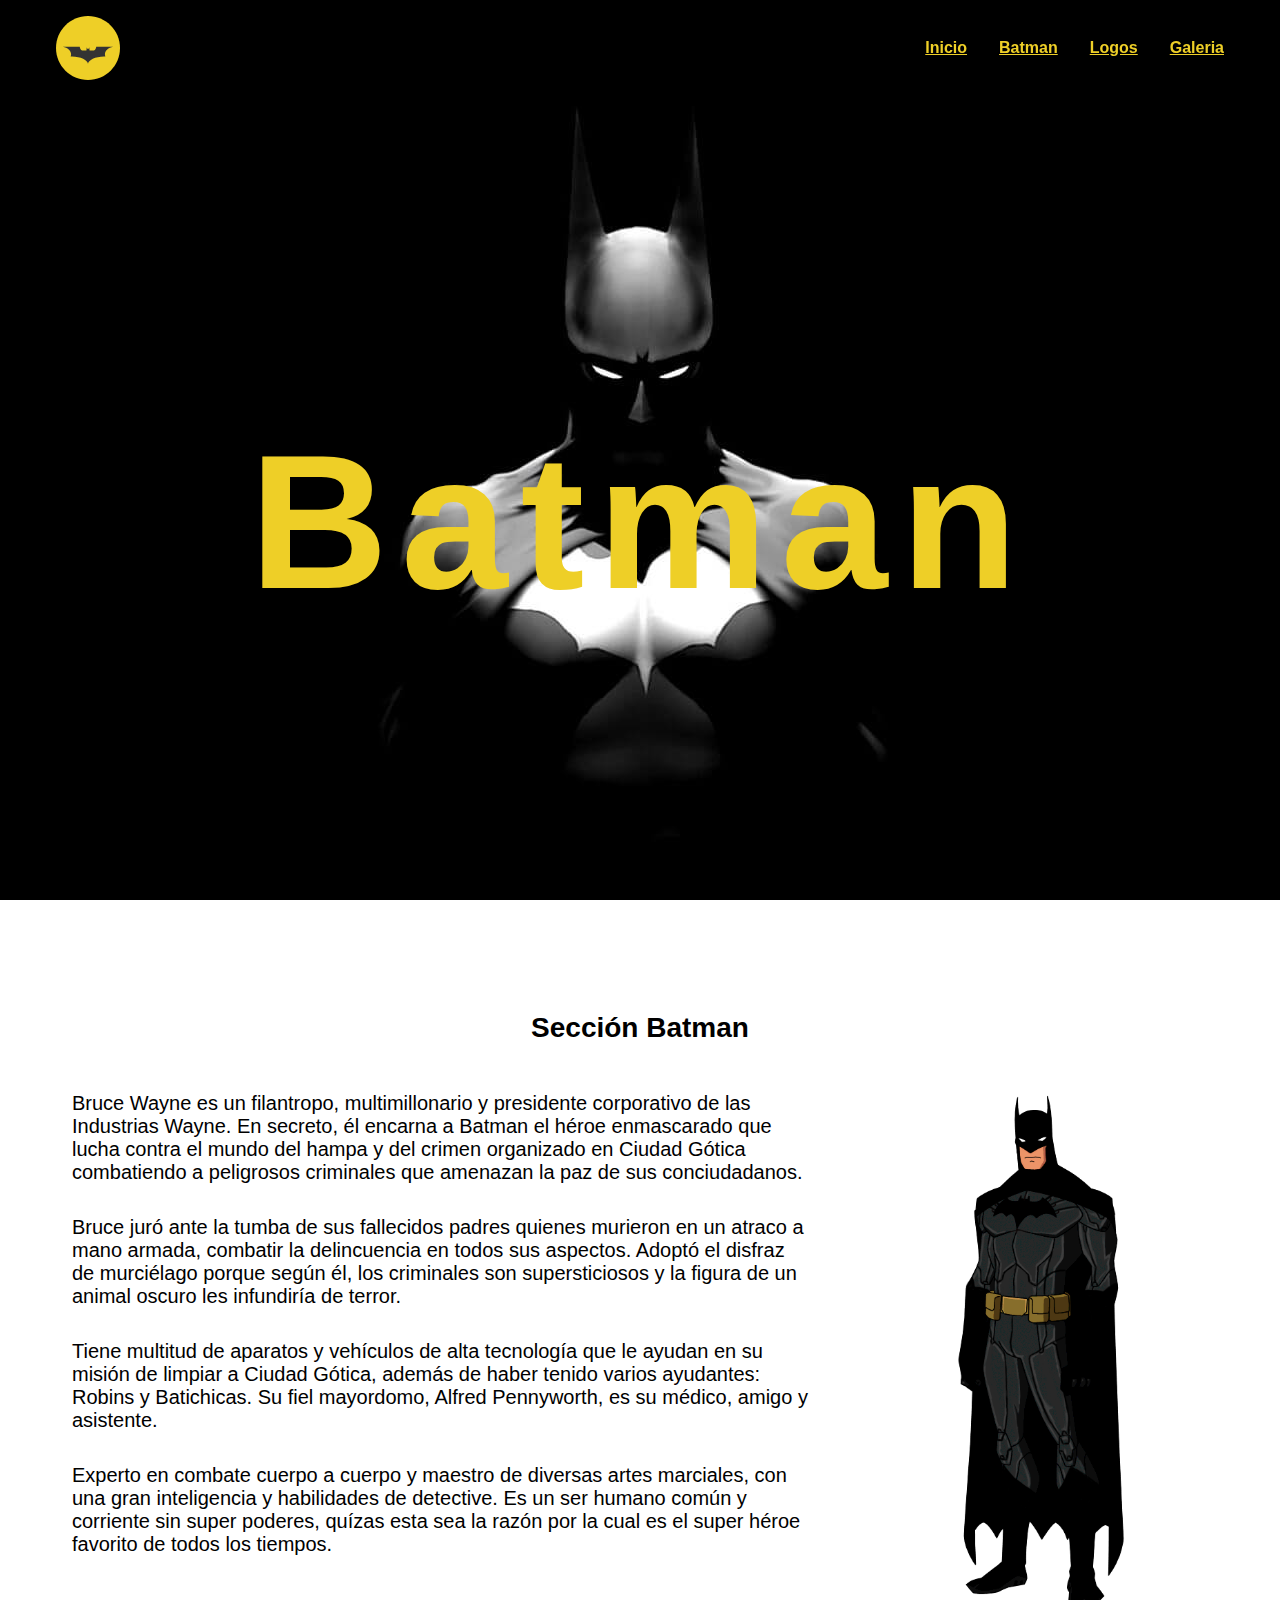
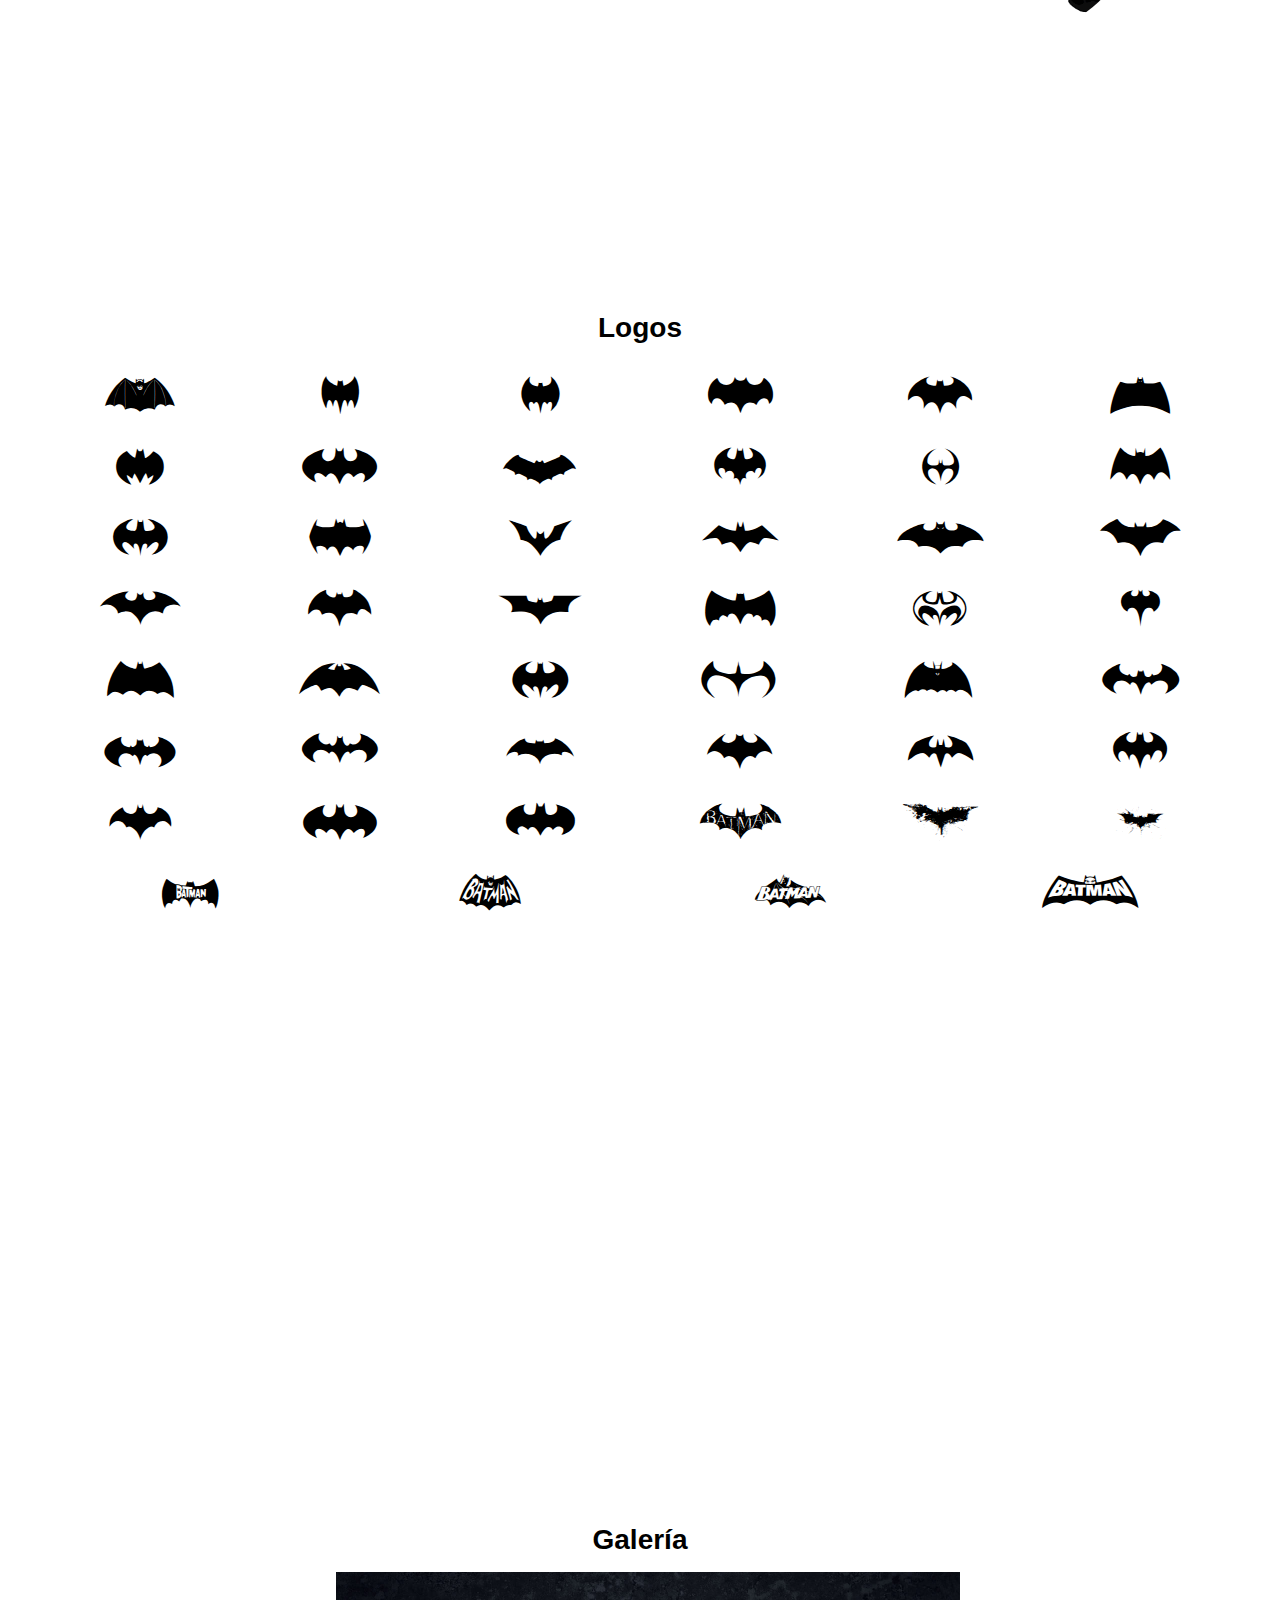
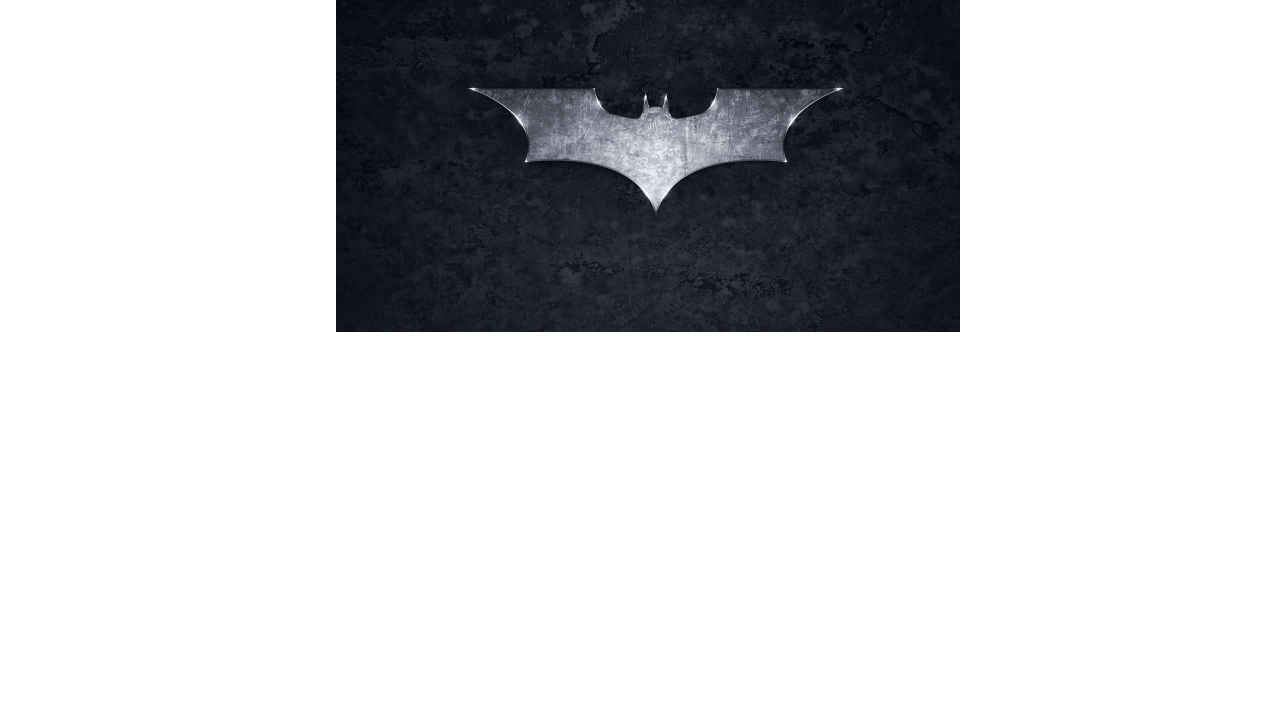
<file: sitio-dist/index.html>
<!DOCTYPE html><html lang="es"> <head> <meta charset="UTF-8"/> <meta http-equiv="X-UA-Compatible" content="IE=edge, chrome=1"/> <meta name="viewport" content="width=device-width, initial-scale=1.0"/> <title>Batman</title> <meta name="description" content="Bienvenidos al sitio de Batman."/> <link rel="shortcut icon" type="image/x-icon" href="img/favicon.ico"/> <link rel="shortcut icon" type="image/png" href="img/favicon.png"/> <link rel="apple-touch-startup-image" href="img/favicon.png"/> <link rel="apple-touch-icon" href="img/favicon.png"/> <link rel="stylesheet" href="css/styles.min.css"/> </head> <body> <header class="container-fluid header"> <div class="container f0"> <div class="item ph12 md4 i-b v-middle"> <h1 class="logo">Batman</h1> </div><a href="#menu" class="menu-link"><i class="fa fa-bars f3"></i></a> <nav id="menu" class="item ph12 md8 i-b v-middle center md-right p0 menu" role="navigation" > <ul> <li class="nobullet"><a class="item" href="#home">Inicio</a></li><li class="nobullet"><a class="item" href="#batman">Batman</a></li><li class="nobullet"><a class="item" href="#logos">Logos</a></li><li class="nobullet"> <a class="item" href="#gallery">Galeria</a> </li></ul> </nav> </div></header> <section class="container-fluid allvh fixed-top center home" id="home"> <h2>Batman</h2> </section> <section class="container allvh fixed-top" id="batman"> <h2 class="p1 center">Sección Batman</h2> <article class="container flex flex-wrap-reverse md-flex-wrap"> <div class="item ph12 md8 flex-auto"> <p class="p1 lg-f1_25"> Bruce Wayne es un filantropo, multimillonario y presidente corporativo de las Industrias Wayne. En secreto, él encarna a Batman el héroe enmascarado que lucha contra el mundo del hampa y del crimen organizado en Ciudad Gótica combatiendo a peligrosos criminales que amenazan la paz de sus conciudadanos. </p><p class="p1 lg-f1_25"> Bruce juró ante la tumba de sus fallecidos padres quienes murieron en un atraco a mano armada, combatir la delincuencia en todos sus aspectos. Adoptó el disfraz de murciélago porque según él, los criminales son supersticiosos y la figura de un animal oscuro les infundiría de terror. </p><p class="p1 lg-f1_25"> Tiene multitud de aparatos y vehículos de alta tecnología que le ayudan en su misión de limpiar a Ciudad Gótica, además de haber tenido varios ayudantes: Robins y Batichicas. Su fiel mayordomo, Alfred Pennyworth, es su médico, amigo y asistente. </p><p class="p1 lg-f1_25"> Experto en combate cuerpo a cuerpo y maestro de diversas artes marciales, con una gran inteligencia y habilidades de detective. Es un ser humano común y corriente sin super poderes, quízas esta sea la razón por la cual es el super héroe favorito de todos los tiempos. </p></div><aside class="item ph12 md4 flex-auto"> <picture class="block mauto batman-img"> <source srcset="./img/batman-character.png" media="(min-width:48em)"/> <img class="round" src="./img/batman-face.png" alt=""/> </picture> </aside> </article> </section> <section class="container allvh fixed-top logos" id="logos"> <h2 class="p1 center">Logos</h2> <ul class="container flex flex-wrap center"> <li class="nobullet item ph6 sm4 md3 lg2 flex-auto">A</li><li class="nobullet item ph6 sm4 md3 lg2 flex-auto">B</li><li class="nobullet item ph6 sm4 md3 lg2 flex-auto">C</li><li class="nobullet item ph6 sm4 md3 lg2 flex-auto">D</li><li class="nobullet item ph6 sm4 md3 lg2 flex-auto">E</li><li class="nobullet item ph6 sm4 md3 lg2 flex-auto">F</li><li class="nobullet item ph6 sm4 md3 lg2 flex-auto">G</li><li class="nobullet item ph6 sm4 md3 lg2 flex-auto">H</li><li class="nobullet item ph6 sm4 md3 lg2 flex-auto">I</li><li class="nobullet item ph6 sm4 md3 lg2 flex-auto">J</li><li class="nobullet item ph6 sm4 md3 lg2 flex-auto">K</li><li class="nobullet item ph6 sm4 md3 lg2 flex-auto">L</li><li class="nobullet item ph6 sm4 md3 lg2 flex-auto">M</li><li class="nobullet item ph6 sm4 md3 lg2 flex-auto">N</li><li class="nobullet item ph6 sm4 md3 lg2 flex-auto">O</li><li class="nobullet item ph6 sm4 md3 lg2 flex-auto">P</li><li class="nobullet item ph6 sm4 md3 lg2 flex-auto">Q</li><li class="nobullet item ph6 sm4 md3 lg2 flex-auto">R</li><li class="nobullet item ph6 sm4 md3 lg2 flex-auto">S</li><li class="nobullet item ph6 sm4 md3 lg2 flex-auto">T</li><li class="nobullet item ph6 sm4 md3 lg2 flex-auto">U</li><li class="nobullet item ph6 sm4 md3 lg2 flex-auto">V</li><li class="nobullet item ph6 sm4 md3 lg2 flex-auto">W</li><li class="nobullet item ph6 sm4 md3 lg2 flex-auto">X</li><li class="nobullet item ph6 sm4 md3 lg2 flex-auto">Y</li><li class="nobullet item ph6 sm4 md3 lg2 flex-auto">Z</li><li class="nobullet item ph6 sm4 md3 lg2 flex-auto">a</li><li class="nobullet item ph6 sm4 md3 lg2 flex-auto">b</li><li class="nobullet item ph6 sm4 md3 lg2 flex-auto">c</li><li class="nobullet item ph6 sm4 md3 lg2 flex-auto">d</li><li class="nobullet item ph6 sm4 md3 lg2 flex-auto">e</li><li class="nobullet item ph6 sm4 md3 lg2 flex-auto">f</li><li class="nobullet item ph6 sm4 md3 lg2 flex-auto">g</li><li class="nobullet item ph6 sm4 md3 lg2 flex-auto">h</li><li class="nobullet item ph6 sm4 md3 lg2 flex-auto">i</li><li class="nobullet item ph6 sm4 md3 lg2 flex-auto">j</li><li class="nobullet item ph6 sm4 md3 lg2 flex-auto">k</li><li class="nobullet item ph6 sm4 md3 lg2 flex-auto">l</li><li class="nobullet item ph6 sm4 md3 lg2 flex-auto">m</li><li class="nobullet item ph6 sm4 md3 lg2 flex-auto">n</li><li class="nobullet item ph6 sm4 md3 lg2 flex-auto">o</li><li class="nobullet item ph6 sm4 md3 lg2 flex-auto">p</li><li class="nobullet item ph6 sm4 md3 lg2 flex-auto">1</li><li class="nobullet item ph6 sm4 md3 lg2 flex-auto">2</li><li class="nobullet item ph6 sm4 md3 lg2 flex-auto">3</li><li class="nobullet item ph6 sm4 md3 lg2 flex-auto">4</li></ul> <div id="logos-video" class="container center logos-video"></div></section> <section class="container allvh fixed-top gallery" id="gallery"> <h2 class="p1 center">Galería</h2> <ul class="rslides center"> <li><img src="img/bati-gal-1.jpg" alt=""/></li><li><img src="img/bati-gal-2.jpg" alt=""/></li><li><img src="img/bati-gal-3.jpg" alt=""/></li><li><img src="img/bati-gal-4.jpg" alt=""/></li><li><img src="img/bati-gal-5.jpg" alt=""/></li><li><img src="img/bati-gal-6.jpg" alt=""/></li><li><img src="img/bati-gal-7.jpg" alt=""/></li><li><img src="img/bati-gal-8.jpg" alt=""/></li><li><img src="img/bati-gal-9.jpg" alt=""/></li><li><img src="img/bati-gal-10.jpg" alt=""/></li><li><img src="img/bati-gal-11.jpg" alt=""/></li><li><img src="img/bati-gal-12.jpg" alt=""/></li><li><img src="img/bati-gal-13.jpg" alt=""/></li><li><img src="img/bati-gal-14.jpg" alt=""/></li><li><img src="img/bati-gal-15.jpg" alt=""/></li><li><img src="img/bati-gal-16.jpg" alt=""/></li><li><img src="img/bati-gal-17.jpg" alt=""/></li><li><img src="img/bati-gal-18.jpg" alt=""/></li><li><img src="img/bati-gal-19.jpg" alt=""/></li><li><img src="img/bati-gal-20.jpg" alt=""/></li></ul> </section> <script src="js/scripts.min.js"></script> </body></html>
</file>
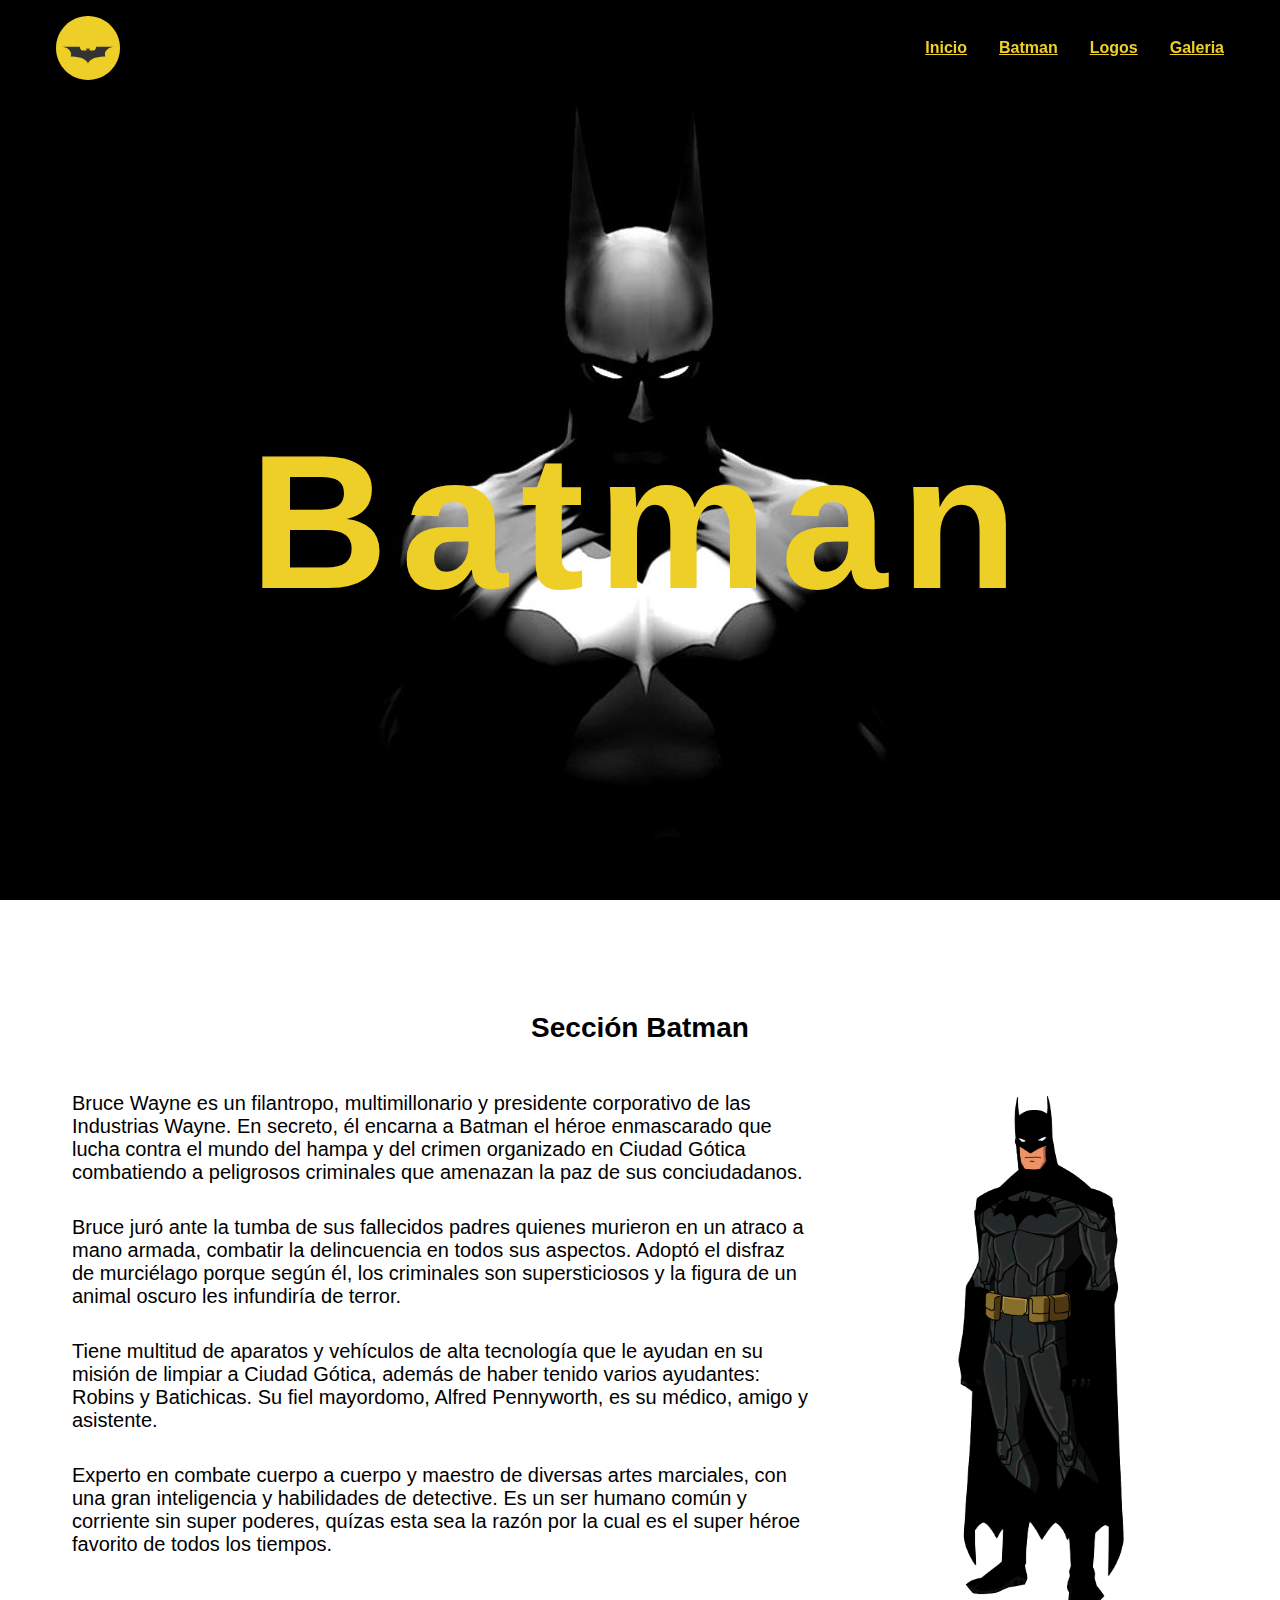
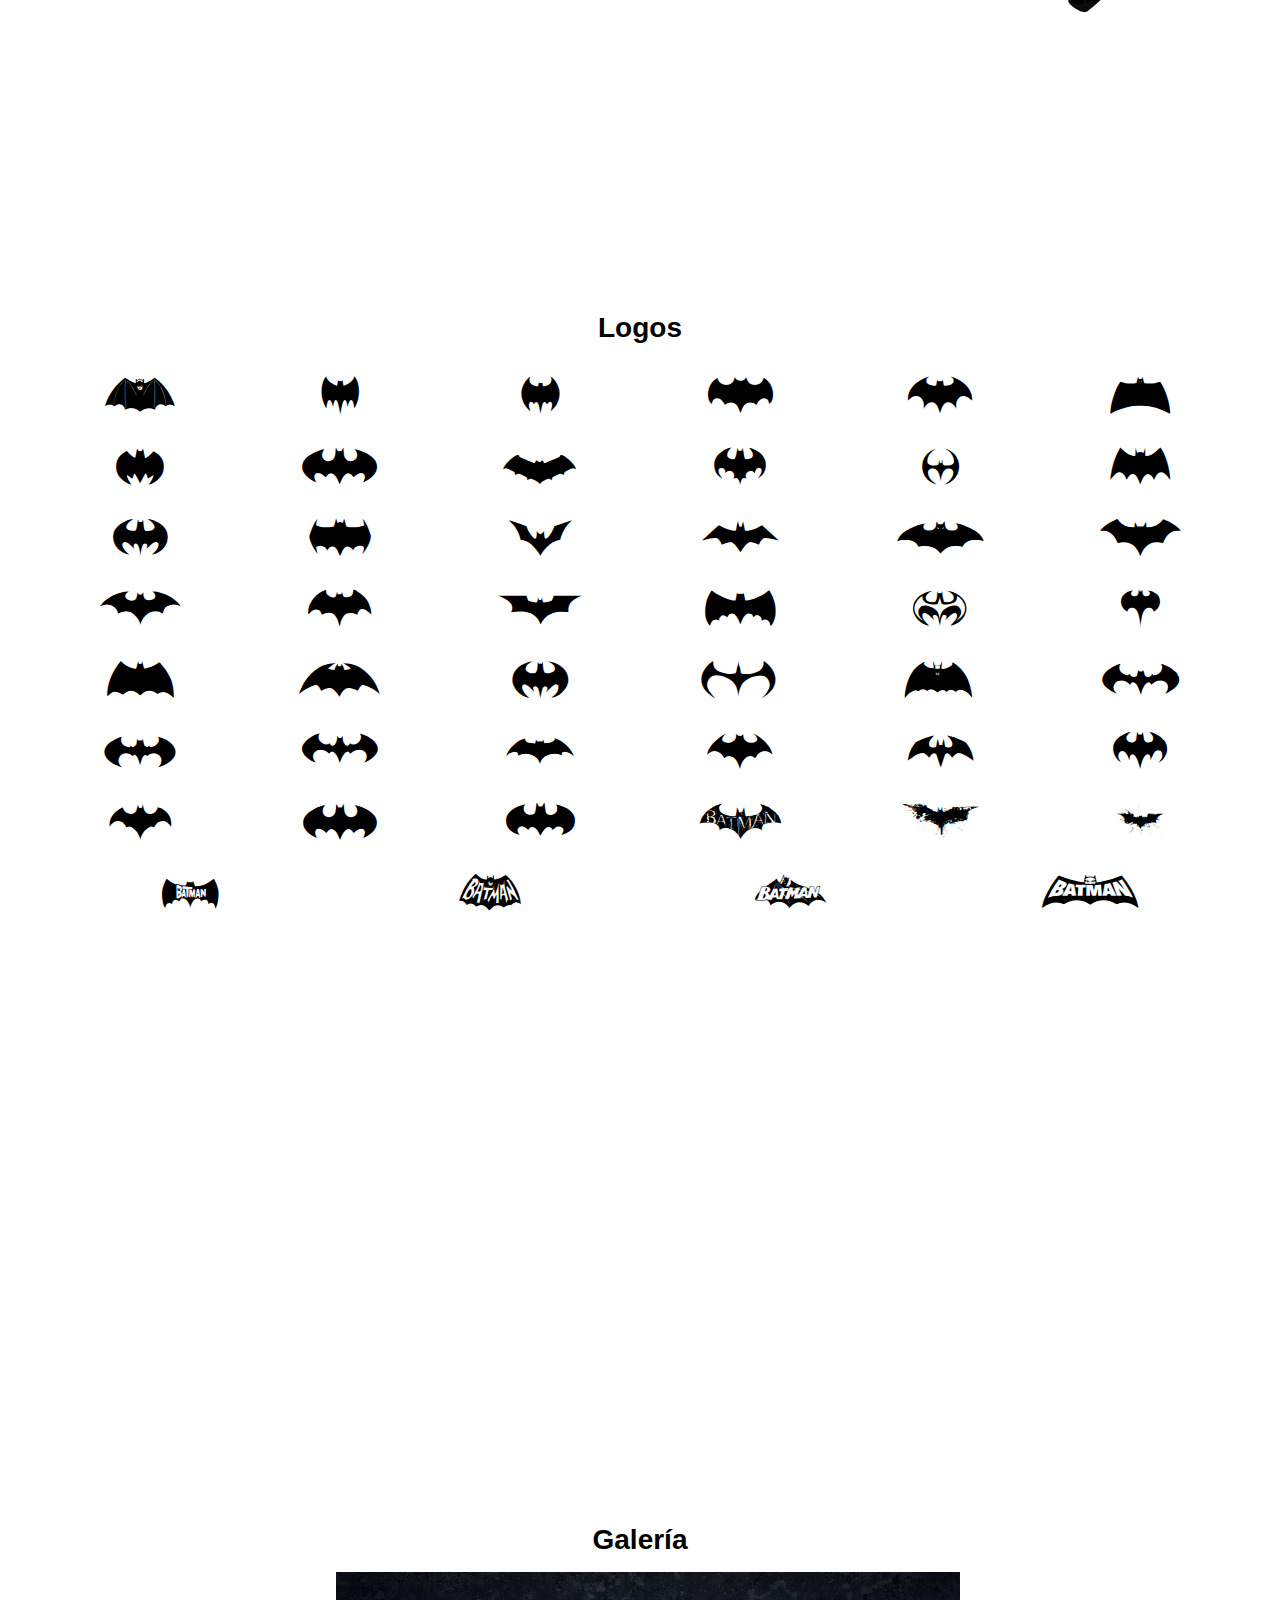
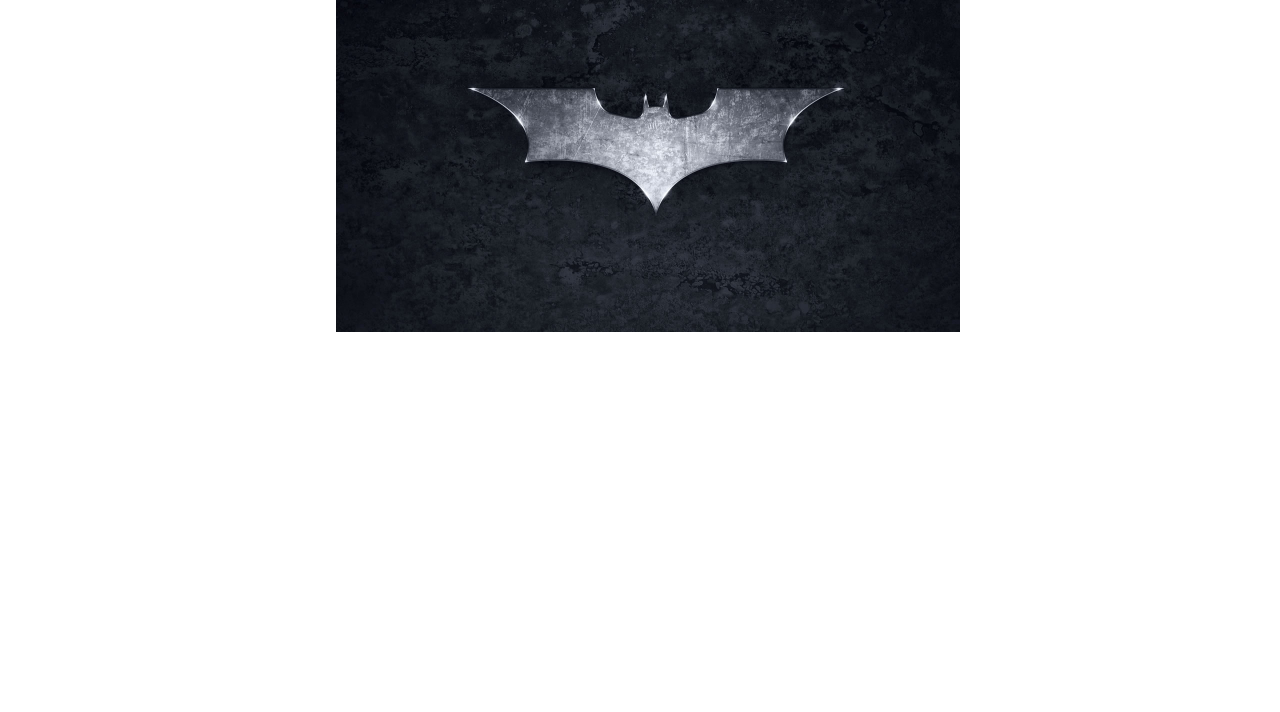
<file: sitio-src/index.html>
<!DOCTYPE html>
<html lang="es">
  <head>
    <meta charset="UTF-8" />
    <meta http-equiv="X-UA-Compatible" content="IE=edge, chrome=1" />
    <meta name="viewport" content="width=device-width, initial-scale=1.0" />
    <title>Batman</title>
    <meta name="description" content="Bienvenidos al sitio de Batman." />
    <link rel="shortcut icon" type="image/x-icon" href="img/favicon.ico" />
    <link rel="shortcut icon" type="image/png" href="img/favicon.png" />
    <link rel="apple-touch-startup-image" href="img/favicon.png" />
    <link rel="apple-touch-icon" href="img/favicon.png" />
    <link rel="stylesheet" href="css/font-awesome.min.css" />
    <link rel="stylesheet" href="css/reset.css" />
    <link rel="stylesheet" href="css/grid.css" />
    <link rel="stylesheet" href="css/layout.css" />
    <link rel="stylesheet" href="css/nav.css" />
    <link rel="stylesheet" href="css/responsiveslides.css" />
    <link rel="stylesheet" href="css/style.css" />
  </head>
  <body>
    <header class="container-fluid header">
      <div class="container f0">
        <div class="item ph12 md4 i-b v-middle">
          <h1 class="logo">Batman</h1>
        </div>
        <!-- Begin Pattern HTML -->
        <a href="#menu" class="menu-link"><i class="fa fa-bars f3"></i></a>
        <nav
          id="menu"
          class="item ph12 md8 i-b v-middle center md-right p0 menu"
          role="navigation"
        >
          <ul>
            <li class="nobullet"><a class="item" href="#home">Inicio</a></li>
            <li class="nobullet"><a class="item" href="#batman">Batman</a></li>
            <li class="nobullet"><a class="item" href="#logos">Logos</a></li>
            <li class="nobullet">
              <a class="item" href="#gallery">Galeria</a>
            </li>
          </ul>
        </nav>
        <!-- End Pattern HTML -->
      </div>
    </header>
    <!--  -->
    <section class="container-fluid allvh fixed-top center home" id="home">
      <h2>Batman</h2>
    </section>

    <section class="container allvh fixed-top" id="batman">
      <h2 class="p1 center">Sección Batman</h2>
      <article class="container flex flex-wrap-reverse md-flex-wrap">
        <div class="item ph12 md8 flex-auto">
          <p class="p1 lg-f1_25">
            Bruce Wayne es un filantropo, multimillonario y presidente
            corporativo de las Industrias Wayne. En secreto, él encarna a Batman
            el héroe enmascarado que lucha contra el mundo del hampa y del
            crimen organizado en Ciudad Gótica combatiendo a peligrosos
            criminales que amenazan la paz de sus conciudadanos.
          </p>
          <p class="p1 lg-f1_25">
            Bruce juró ante la tumba de sus fallecidos padres quienes murieron
            en un atraco a mano armada, combatir la delincuencia en todos sus
            aspectos. Adoptó el disfraz de murciélago porque según él, los
            criminales son supersticiosos y la figura de un animal oscuro les
            infundiría de terror.
          </p>
          <p class="p1 lg-f1_25">
            Tiene multitud de aparatos y vehículos de alta tecnología que le
            ayudan en su misión de limpiar a Ciudad Gótica, además de haber
            tenido varios ayudantes: Robins y Batichicas. Su fiel mayordomo,
            Alfred Pennyworth, es su médico, amigo y asistente.
          </p>
          <p class="p1 lg-f1_25">
            Experto en combate cuerpo a cuerpo y maestro de diversas artes
            marciales, con una gran inteligencia y habilidades de detective. Es
            un ser humano común y corriente sin super poderes, quízas esta sea
            la razón por la cual es el super héroe favorito de todos los
            tiempos.
          </p>
        </div>
        <aside class="item ph12 md4 flex-auto">
          <picture class="block mauto batman-img">
            <source
              srcset="./img/batman-character.png"
              media="(min-width:48em)"
            />
            <img class="round" src="./img/batman-face.png" alt="" />
          </picture>
        </aside>
      </article>
    </section>

    <section class="container allvh fixed-top logos" id="logos">
      <h2 class="p1 center">Logos</h2>
      <ul class="container flex flex-wrap center">
        <li class="nobullet item ph6 sm4 md3 lg2 flex-auto">A</li>
        <li class="nobullet item ph6 sm4 md3 lg2 flex-auto">B</li>
        <li class="nobullet item ph6 sm4 md3 lg2 flex-auto">C</li>
        <li class="nobullet item ph6 sm4 md3 lg2 flex-auto">D</li>
        <li class="nobullet item ph6 sm4 md3 lg2 flex-auto">E</li>
        <li class="nobullet item ph6 sm4 md3 lg2 flex-auto">F</li>
        <li class="nobullet item ph6 sm4 md3 lg2 flex-auto">G</li>
        <li class="nobullet item ph6 sm4 md3 lg2 flex-auto">H</li>
        <li class="nobullet item ph6 sm4 md3 lg2 flex-auto">I</li>
        <li class="nobullet item ph6 sm4 md3 lg2 flex-auto">J</li>
        <li class="nobullet item ph6 sm4 md3 lg2 flex-auto">K</li>
        <li class="nobullet item ph6 sm4 md3 lg2 flex-auto">L</li>
        <li class="nobullet item ph6 sm4 md3 lg2 flex-auto">M</li>
        <li class="nobullet item ph6 sm4 md3 lg2 flex-auto">N</li>
        <li class="nobullet item ph6 sm4 md3 lg2 flex-auto">O</li>
        <li class="nobullet item ph6 sm4 md3 lg2 flex-auto">P</li>
        <li class="nobullet item ph6 sm4 md3 lg2 flex-auto">Q</li>
        <li class="nobullet item ph6 sm4 md3 lg2 flex-auto">R</li>
        <li class="nobullet item ph6 sm4 md3 lg2 flex-auto">S</li>
        <li class="nobullet item ph6 sm4 md3 lg2 flex-auto">T</li>
        <li class="nobullet item ph6 sm4 md3 lg2 flex-auto">U</li>
        <li class="nobullet item ph6 sm4 md3 lg2 flex-auto">V</li>
        <li class="nobullet item ph6 sm4 md3 lg2 flex-auto">W</li>
        <li class="nobullet item ph6 sm4 md3 lg2 flex-auto">X</li>
        <li class="nobullet item ph6 sm4 md3 lg2 flex-auto">Y</li>
        <li class="nobullet item ph6 sm4 md3 lg2 flex-auto">Z</li>
        <li class="nobullet item ph6 sm4 md3 lg2 flex-auto">a</li>
        <li class="nobullet item ph6 sm4 md3 lg2 flex-auto">b</li>
        <li class="nobullet item ph6 sm4 md3 lg2 flex-auto">c</li>
        <li class="nobullet item ph6 sm4 md3 lg2 flex-auto">d</li>
        <li class="nobullet item ph6 sm4 md3 lg2 flex-auto">e</li>
        <li class="nobullet item ph6 sm4 md3 lg2 flex-auto">f</li>
        <li class="nobullet item ph6 sm4 md3 lg2 flex-auto">g</li>
        <li class="nobullet item ph6 sm4 md3 lg2 flex-auto">h</li>
        <li class="nobullet item ph6 sm4 md3 lg2 flex-auto">i</li>
        <li class="nobullet item ph6 sm4 md3 lg2 flex-auto">j</li>
        <li class="nobullet item ph6 sm4 md3 lg2 flex-auto">k</li>
        <li class="nobullet item ph6 sm4 md3 lg2 flex-auto">l</li>
        <li class="nobullet item ph6 sm4 md3 lg2 flex-auto">m</li>
        <li class="nobullet item ph6 sm4 md3 lg2 flex-auto">n</li>
        <li class="nobullet item ph6 sm4 md3 lg2 flex-auto">o</li>
        <li class="nobullet item ph6 sm4 md3 lg2 flex-auto">p</li>
        <li class="nobullet item ph6 sm4 md3 lg2 flex-auto">1</li>
        <li class="nobullet item ph6 sm4 md3 lg2 flex-auto">2</li>
        <li class="nobullet item ph6 sm4 md3 lg2 flex-auto">3</li>
        <li class="nobullet item ph6 sm4 md3 lg2 flex-auto">4</li>
      </ul>
      <div id="logos-video" class="container center logos-video"></div>
    </section>

    <section class="container allvh fixed-top gallery" id="gallery">
      <h2 class="p1 center">Galería</h2>
      <ul class="rslides center">
        <li><img src="img/bati-gal-1.jpg" alt="" /></li>
        <li><img src="img/bati-gal-2.jpg" alt="" /></li>
        <li><img src="img/bati-gal-3.jpg" alt="" /></li>
        <li><img src="img/bati-gal-4.jpg" alt="" /></li>
        <li><img src="img/bati-gal-5.jpg" alt="" /></li>
        <li><img src="img/bati-gal-6.jpg" alt="" /></li>
        <li><img src="img/bati-gal-7.jpg" alt="" /></li>
        <li><img src="img/bati-gal-8.jpg" alt="" /></li>
        <li><img src="img/bati-gal-9.jpg" alt="" /></li>
        <li><img src="img/bati-gal-10.jpg" alt="" /></li>
        <li><img src="img/bati-gal-11.jpg" alt="" /></li>
        <li><img src="img/bati-gal-12.jpg" alt="" /></li>
        <li><img src="img/bati-gal-13.jpg" alt="" /></li>
        <li><img src="img/bati-gal-14.jpg" alt="" /></li>
        <li><img src="img/bati-gal-15.jpg" alt="" /></li>
        <li><img src="img/bati-gal-16.jpg" alt="" /></li>
        <li><img src="img/bati-gal-17.jpg" alt="" /></li>
        <li><img src="img/bati-gal-18.jpg" alt="" /></li>
        <li><img src="img/bati-gal-19.jpg" alt="" /></li>
        <li><img src="img/bati-gal-20.jpg" alt="" /></li>
      </ul>
    </section>

    <script src="js/jquery.min.js"></script>
    <script src="js/responsiveslides.min.js"></script>
    <script src="js/myscript.js"></script>
  </body>
</html>
</file>
<file: sitio-src/css/grid.css>
.container,
.container-fluid {
  display: block;
  width: 100%;
  margin: auto;
  /* background-color: #eee; */
}

.container {
  max-width: 1200px;
}

.item {
  display: block;
  padding: 16px;
  padding: 1rem;
  /* background-color: #ccc; */
}

/* 
	Los anchos se calculan por regla de 3
	Mi reticula es de 12 columnas
	Mi base de 960px

	12col -----> 960px;
	n-col -----> ???px
	
	( n-col * 960px ) / 12col = resultado en px

	( 6col * 960px ) / 12col = 480px
	( 1col * 960px ) / 12col = 80px

	Mi reticula es de 12 columnas
	Mi base de 100%	

	( n-col * 100% ) / 12col = resultado en %
*/

.ph12 {
  width: 100%;
}

.ph11 {
  width: 91.66666666666667%;
}

.ph10 {
  width: 83.33333333333333%;
}

.ph9 {
  width: 75%;
}

.ph8 {
  width: 66.66666666666667%;
}

.ph7 {
  width: 58.33333333333333%;
}

.ph6 {
  width: 50%;
}

.ph5 {
  width: 41.66666666666667%;
}

.ph4 {
  width: 33.33333333333333%;
}

.ph3 {
  width: 25%;
}

.ph2 {
  width: 16.66666666666667%;
}

.ph1 {
  width: 8.333333333333333%;
}

@media screen and (min-width: 30em) {
  .sm12 {
    width: 100%;
  }

  .sm11 {
    width: 91.66666666666667%;
  }

  .sm10 {
    width: 83.33333333333333%;
  }

  .sm9 {
    width: 75%;
  }

  .sm8 {
    width: 66.66666666666667%;
  }

  .sm7 {
    width: 58.33333333333333%;
  }

  .sm6 {
    width: 50%;
  }

  .sm5 {
    width: 41.66666666666667%;
  }

  .sm4 {
    width: 33.33333333333333%;
  }

  .sm3 {
    width: 25%;
  }

  .sm2 {
    width: 16.66666666666667%;
  }

  .sm1 {
    width: 8.333333333333333%;
  }
}

@media screen and (min-width: 48em) {
  .md12 {
    width: 100%;
  }

  .md11 {
    width: 91.66666666666667%;
  }

  .md10 {
    width: 83.33333333333333%;
  }

  .md9 {
    width: 75%;
  }

  .md8 {
    width: 66.66666666666667%;
  }

  .md7 {
    width: 58.33333333333333%;
  }

  .md6 {
    width: 50%;
  }

  .md5 {
    width: 41.66666666666667%;
  }

  .md4 {
    width: 33.33333333333333%;
  }

  .md3 {
    width: 25%;
  }

  .md2 {
    width: 16.66666666666667%;
  }

  .md1 {
    width: 8.333333333333333%;
  }
}

@media screen and (min-width: 64em) {
  .lg12 {
    width: 100%;
  }

  .lg11 {
    width: 91.66666666666667%;
  }

  .lg10 {
    width: 83.33333333333333%;
  }

  .lg9 {
    width: 75%;
  }

  .lg8 {
    width: 66.66666666666667%;
  }

  .lg7 {
    width: 58.33333333333333%;
  }

  .lg6 {
    width: 50%;
  }

  .lg5 {
    width: 41.66666666666667%;
  }

  .lg4 {
    width: 33.33333333333333%;
  }

  .lg3 {
    width: 25%;
  }

  .lg2 {
    width: 16.66666666666667%;
  }

  .lg1 {
    width: 8.333333333333333%;
  }
}
</file>
<file: sitio-src/css/layout.css>
/* Técnica 1 float left/right; */
.floatl {
  float: left;
}

.floatr {
  float: right;
}

.clear,
.clear::after,
.clear::before {
  clear: both;
}

.clear::after,
.clear::before {
  content: " ";
  display: block;
}

/* Técnica 2 display:inline-block; */
.i-b {
  display: inline-block;
}

/* Técnica 3 display:table; */
.table {
  display: table;
}

.table-cell {
  display: table-cell;
}

/* Técnica 4 display:flex; */
.flex {
  display: -webkit-box;
  display: -ms-flexbox;
  display: -webkit-flex;
  display: flex;
}

.flex-inline {
  display: -ms-inline-flexbox;
  display: -webkit-inline-flex;
  display: inline-flex;
}

.flex-row {
  -webkit-flex-direction: row;
  -ms-flex-direction: row;
  flex-direction: row;
}

.flex-row-reverse {
  -webkit-flex-direction: row-reverse;
  -ms-flex-direction: row-reverse;
  flex-direction: row-reverse;
}

.flex-column {
  -webkit-flex-direction: column;
  -ms-flex-direction: column;
  flex-direction: column;
}

.flex-column-reverse {
  -webkit-flex-direction: column-reverse;
  -ms-flex-direction: column-reverse;
  flex-direction: column-reverse;
}

.flex-nowrap {
  -webkit-flex-wrap: nowrap;
  -ms-flex-wrap: nowrap;
  flex-wrap: nowrap;
}

.flex-wrap {
  -webkit-flex-wrap: wrap;
  -ms-flex-wrap: wrap;
  flex-wrap: wrap;
}

.flex-wrap-reverse {
  -webkit-flex-wrap: wrap-reverse;
  -ms-flex-wrap: wrap-reverse;
  flex-wrap: wrap-reverse;
}

.jc-flex-start {
  -webkit-justify-content: flex-start;
  -ms-flex-pack: start;
  justify-content: flex-start;
}

.jc-flex-end {
  -webkit-justify-content: flex-end;
  -ms-flex-pack: end;
  justify-content: flex-end;
}

.jc-center {
  -webkit-justify-content: center;
  -ms-flex-pack: center;
  justify-content: center;
}

.jc-space-between {
  -webkit-justify-content: space-between;
  -ms-flex-pack: justify;
  justify-content: space-between;
}

.jc-space-around {
  -webkit-justify-content: space-around;
  -ms-flex-pack: distribute;
  justify-content: space-around;
}

.ai-flex-start {
  -webkit-align-items: flex-start;
  -ms-flex-align: start;
  align-items: flex-start;
}

.ai-flex-end {
  -webkit-align-items: flex-end;
  -ms-flex-align: end;
  align-items: flex-end;
}

.ai-center {
  -webkit-align-items: center;
  -ms-flex-align: center;
  align-items: center;
}

.ai-baseline {
  -webkit-align-items: baseline;
  -ms-flex-align: baseline;
  align-items: baseline;
}

.ai-stretch {
  -webkit-align-items: stretch;
  -ms-flex-align: stretch;
  align-items: stretch;
}

.ac-flex-start {
  -webkit-align-content: flex-start;
  -ms-flex-line-pack: start;
  align-content: flex-start;
}

.ac-flex-end {
  -webkit-align-content: flex-end;
  -ms-flex-line-pack: end;
  align-content: flex-end;
}

.ac-center {
  -webkit-align-content: center;
  -ms-flex-line-pack: center;
  align-content: center;
}

.ac-space-between {
  -webkit-align-content: space-between;
  -ms-flex-line-pack: justify;
  align-content: space-between;
}

.ac-space-around {
  -webkit-align-content: space-around;
  -ms-flex-line-pack: justify;
  align-content: space-around;
}

.ac-stretch {
  -webkit-align-content: stretch;
  -ms-flex-line-pack: stretch;
  align-content: stretch;
}

.flex-none {
  -ms-flex: none;
  -webkit-flex: none;
  flex: none;
}

.flex-auto {
  -ms-flex: auto;
  -webkit-flex: auto;
  flex: auto;
}

.as-flex-start {
  -webkit-align-self: flex-start;
  -ms-flex-item-align: start;
  align-self: flex-start;
}

.as-flex-end {
  -webkit-align-self: flex-end;
  -ms-flex-item-align: end;
  align-self: flex-end;
}

.as-center {
  -webkit-align-self: center;
  -ms-flex-item-align: center;
  align-self: center;
}

.as-baseline {
  -webkit-align-self: baseline;
  -ms-flex-item-align: baseline;
  align-self: baseline;
}

.as-stretch {
  -webkit-align-self: stretch;
  -ms-flex-item-align: stretch;
  align-self: stretch;
}

.as-auto {
  -webkit-align-self: auto;
  -ms-flex-item-align: auto;
  align-self: auto;
}

/* alineaciones verticales y horizontales */
.v-top {
  vertical-align: top;
}

.v-middle {
  vertical-align: middle;
}

.v-bottom {
  vertical-align: bottom;
}

.v-baseline {
  vertical-align: baseline;
}

.left {
  text-align: left;
}

.center {
  text-align: center;
}

.right {
  text-align: right;
}

.justify {
  text-align: justify;
}

/* Tamaños de Fuente */
.f0 {
  font-size: 0;
}

.f_25 {
  font-size: 4px;
  font-size: 0.25rem;
}

.f_5 {
  font-size: 8px;
  font-size: 0.5rem;
}

.f_75 {
  font-size: 12px;
  font-size: 0.75rem;
}

.f1 {
  font-size: 16px;
  font-size: 1rem;
}

.f1_25 {
  font-size: 20px;
  font-size: 1.25rem;
}

.f1_5 {
  font-size: 24px;
  font-size: 1.5rem;
}

.f1_75 {
  font-size: 28px;
  font-size: 1.75rem;
}

.f2 {
  font-size: 32px;
  font-size: 2rem;
}

.f2_5 {
  font-size: 40px;
  font-size: 2.5rem;
}

.f3 {
  font-size: 48px;
  font-size: 3rem;
}

.f3_5 {
  font-size: 56px;
  font-size: 3.5rem;
}

.f4 {
  font-size: 64px;
  font-size: 4rem;
}

.f4_5 {
  font-size: 72px;
  font-size: 4.5rem;
}

.f5 {
  font-size: 80px;
  font-size: 5rem;
}

/* margin y padding */
.mauto {
  margin: auto;
}

.m0 {
  margin: 0;
}

.m_25 {
  margin: 4px;
  margin: 0.25rem;
}

.m_5 {
  margin: 8px;
  margin: 0.5rem;
}

.m_75 {
  margin: 12px;
  margin: 0.75rem;
}

.m1 {
  margin: 16px;
  margin: 1rem;
}

.m1_25 {
  margin: 20px;
  margin: 1.25rem;
}

.m1_5 {
  margin: 24px;
  margin: 1.5rem;
}

.m1_75 {
  margin: 28px;
  margin: 1.75rem;
}

.m2 {
  margin: 32px;
  margin: 2rem;
}

.pauto {
  padding: auto;
}

.p0 {
  padding: 0;
}

.p_25 {
  padding: 4px;
  padding: 0.25rem;
}

.p_5 {
  padding: 8px;
  padding: 0.5rem;
}

.p_75 {
  padding: 12px;
  padding: 0.75rem;
}

.p1 {
  padding: 16px;
  padding: 1rem;
}

.p1_25 {
  padding: 20px;
  padding: 1.25rem;
}

.p1_5 {
  padding: 24px;
  padding: 1.5rem;
}

.p1_75 {
  padding: 28px;
  padding: 1.75rem;
}

.p2 {
  padding: 32px;
  padding: 2rem;
}

/* Borde y Display */

.border {
  border: thin solid #000;
}

.noborder {
  border: 0;
}

.round {
  border-radius: 100%;
}

.noround {
  border-radius: 0;
}

.inline {
  display: inline;
}

.block {
  display: block;
}

.none {
  display: none;
}

.bullet {
  margin-left: 16px;
  margin-left: 1rem;
  list-style-type: inherit;
  list-style-position: inside;
}

.nobullet {
  margin-left: 0;
  list-style-type: none;
}

@media screen and (min-width: 30em) {
  /* Técnica 1 float left/right; */
  .sm-floatl {
    float: left;
  }

  .sm-floatr {
    float: right;
  }

  .sm-clear,
  .sm-clear::after,
  .sm-clear::before {
    clear: both;
  }

  .sm-clear::after,
  .sm-clear::before {
    content: " ";
    display: block;
  }

  /* Técnica 2 display:inline-block; */
  .sm-i-b {
    display: inline-block;
  }

  /* Técnica 3 display:table; */
  .sm-table {
    display: table;
  }

  .sm-table-cell {
    display: table-cell;
  }

  /* Técnica 4 display:flex; */
  .sm-flex {
    display: -webkit-box;
    display: -ms-flexbox;
    display: -webkit-flex;
    display: flex;
  }

  .sm-flex-inline {
    display: -ms-inline-flexbox;
    display: -webkit-inline-flex;
    display: inline-flex;
  }

  .sm-flex-row {
    -webkit-flex-direction: row;
    -ms-flex-direction: row;
    flex-direction: row;
  }

  .sm-flex-row-reverse {
    -webkit-flex-direction: row-reverse;
    -ms-flex-direction: row-reverse;
    flex-direction: row-reverse;
  }

  .sm-flex-column {
    -webkit-flex-direction: column;
    -ms-flex-direction: column;
    flex-direction: column;
  }

  .sm-flex-column-reverse {
    -webkit-flex-direction: column-reverse;
    -ms-flex-direction: column-reverse;
    flex-direction: column-reverse;
  }

  .sm-flex-nowrap {
    -webkit-flex-wrap: nowrap;
    -ms-flex-wrap: nowrap;
    flex-wrap: nowrap;
  }

  .sm-flex-wrap {
    -webkit-flex-wrap: wrap;
    -ms-flex-wrap: wrap;
    flex-wrap: wrap;
  }

  .sm-flex-wrap-reverse {
    -webkit-flex-wrap: wrap-reverse;
    -ms-flex-wrap: wrap-reverse;
    flex-wrap: wrap-reverse;
  }

  .sm-jc-flex-start {
    -webkit-justify-content: flex-start;
    -ms-flex-pack: start;
    justify-content: flex-start;
  }

  .sm-jc-flex-end {
    -webkit-justify-content: flex-end;
    -ms-flex-pack: end;
    justify-content: flex-end;
  }

  .sm-jc-center {
    -webkit-justify-content: center;
    -ms-flex-pack: center;
    justify-content: center;
  }

  .sm-jc-space-between {
    -webkit-justify-content: space-between;
    -ms-flex-pack: justify;
    justify-content: space-between;
  }

  .sm-jc-space-around {
    -webkit-justify-content: space-around;
    -ms-flex-pack: distribute;
    justify-content: space-around;
  }

  .sm-ai-flex-start {
    -webkit-align-items: flex-start;
    -ms-flex-align: start;
    align-items: flex-start;
  }

  .sm-ai-flex-end {
    -webkit-align-items: flex-end;
    -ms-flex-align: end;
    align-items: flex-end;
  }

  .sm-ai-center {
    -webkit-align-items: center;
    -ms-flex-align: center;
    align-items: center;
  }

  .sm-ai-baseline {
    -webkit-align-items: baseline;
    -ms-flex-align: baseline;
    align-items: baseline;
  }

  .sm-ai-stretch {
    -webkit-align-items: stretch;
    -ms-flex-align: stretch;
    align-items: stretch;
  }

  .sm-ac-flex-start {
    -webkit-align-content: flex-start;
    -ms-flex-line-pack: start;
    align-content: flex-start;
  }

  .sm-ac-flex-end {
    -webkit-align-content: flex-end;
    -ms-flex-line-pack: end;
    align-content: flex-end;
  }

  .sm-ac-center {
    -webkit-align-content: center;
    -ms-flex-line-pack: center;
    align-content: center;
  }

  .sm-ac-space-between {
    -webkit-align-content: space-between;
    -ms-flex-line-pack: justify;
    align-content: space-between;
  }

  .sm-ac-space-around {
    -webkit-align-content: space-around;
    -ms-flex-line-pack: justify;
    align-content: space-around;
  }

  .sm-ac-stretch {
    -webkit-align-content: stretch;
    -ms-flex-line-pack: stretch;
    align-content: stretch;
  }

  .sm-flex-none {
    -ms-flex: none;
    -webkit-flex: none;
    flex: none;
  }

  .sm-flex-auto {
    -ms-flex: auto;
    -webkit-flex: auto;
    flex: auto;
  }

  .sm-as-flex-start {
    -webkit-align-self: flex-start;
    -ms-flex-item-align: start;
    align-self: flex-start;
  }

  .sm-as-flex-end {
    -webkit-align-self: flex-end;
    -ms-flex-item-align: end;
    align-self: flex-end;
  }

  .sm-as-center {
    -webkit-align-self: center;
    -ms-flex-item-align: center;
    align-self: center;
  }

  .sm-as-baseline {
    -webkit-align-self: baseline;
    -ms-flex-item-align: baseline;
    align-self: baseline;
  }

  .sm-as-stretch {
    -webkit-align-self: stretch;
    -ms-flex-item-align: stretch;
    align-self: stretch;
  }

  .sm-as-auto {
    -webkit-align-self: auto;
    -ms-flex-item-align: auto;
    align-self: auto;
  }

  /* alineaciones verticales y horizontales */
  .sm-v-top {
    vertical-align: top;
  }

  .sm-v-middle {
    vertical-align: middle;
  }

  .sm-v-bottom {
    vertical-align: bottom;
  }

  .sm-v-baseline {
    vertical-align: baseline;
  }

  .sm-left {
    text-align: left;
  }

  .sm-center {
    text-align: center;
  }

  .sm-right {
    text-align: right;
  }

  .sm-justify {
    text-align: justify;
  }

  /* Tamaños de Fuente */
  .sm-f0 {
    font-size: 0;
  }

  .sm-f_25 {
    font-size: 4px;
    font-size: 0.25rem;
  }

  .sm-f_5 {
    font-size: 8px;
    font-size: 0.5rem;
  }

  .sm-f_75 {
    font-size: 12px;
    font-size: 0.75rem;
  }

  .sm-f1 {
    font-size: 16px;
    font-size: 1rem;
  }

  .sm-f1_25 {
    font-size: 20px;
    font-size: 1.25rem;
  }

  .sm-f1_5 {
    font-size: 24px;
    font-size: 1.5rem;
  }

  .sm-f1_75 {
    font-size: 28px;
    font-size: 1.75rem;
  }

  .sm-f2 {
    font-size: 32px;
    font-size: 2rem;
  }

  .sm-f2_5 {
    font-size: 40px;
    font-size: 2.5rem;
  }

  .sm-f3 {
    font-size: 48px;
    font-size: 3rem;
  }

  .sm-f3_5 {
    font-size: 56px;
    font-size: 3.5rem;
  }

  .sm-f4 {
    font-size: 64px;
    font-size: 4rem;
  }

  .sm-f4_5 {
    font-size: 72px;
    font-size: 4.5rem;
  }

  .sm-f5 {
    font-size: 80px;
    font-size: 5rem;
  }

  /* margin y padding */
  .sm-mauto {
    margin: auto;
  }

  .sm-m0 {
    margin: 0;
  }

  .sm-m_25 {
    margin: 4px;
    margin: 0.25rem;
  }

  .sm-m_5 {
    margin: 8px;
    margin: 0.5rem;
  }

  .sm-m_75 {
    margin: 12px;
    margin: 0.75rem;
  }

  .sm-m1 {
    margin: 16px;
    margin: 1rem;
  }

  .sm-m1_25 {
    margin: 20px;
    margin: 1.25rem;
  }

  .sm-m1_5 {
    margin: 24px;
    margin: 1.5rem;
  }

  .sm-m1_75 {
    margin: 28px;
    margin: 1.75rem;
  }

  .sm-m2 {
    margin: 32px;
    margin: 2rem;
  }

  .sm-pauto {
    padding: auto;
  }

  .sm-p0 {
    padding: 0;
  }

  .sm-p_25 {
    padding: 4px;
    padding: 0.25rem;
  }

  .sm-p_5 {
    padding: 8px;
    padding: 0.5rem;
  }

  .sm-p_75 {
    padding: 12px;
    padding: 0.75rem;
  }

  .sm-p1 {
    padding: 16px;
    padding: 1rem;
  }

  .sm-p1_25 {
    padding: 20px;
    padding: 1.25rem;
  }

  .sm-p1_5 {
    padding: 24px;
    padding: 1.5rem;
  }

  .sm-p1_75 {
    padding: 28px;
    padding: 1.75rem;
  }

  .sm-p2 {
    padding: 32px;
    padding: 2rem;
  }

  /* Borde y Display */

  .sm-border {
    border: thin solid #000;
  }

  .sm-noborder {
    border: 0;
  }

  .sm-round {
    border-radius: 100%;
  }

  .sm-noround {
    border-radius: 0;
  }

  .sm-inline {
    display: inline;
  }

  .sm-block {
    display: block;
  }

  .sm-none {
    display: none;
  }

  .sm-bullet {
    margin-left: 16px;
    margin-left: 1rem;
    list-style-type: inherit;
    list-style-position: inside;
  }

  .sm-nobullet {
    margin-left: 0;
    list-style-type: none;
  }
}

@media screen and (min-width: 48em) {
  /* Técnica 1 float left/right; */
  .md-floatl {
    float: left;
  }

  .md-floatr {
    float: right;
  }

  .md-clear,
  .md-clear::after,
  .md-clear::before {
    clear: both;
  }

  .md-clear::after,
  .md-clear::before {
    content: " ";
    display: block;
  }

  /* Técnica 2 display:inline-block; */
  .md-i-b {
    display: inline-block;
  }

  /* Técnica 3 display:table; */
  .md-table {
    display: table;
  }

  .md-table-cell {
    display: table-cell;
  }

  /* Técnica 4 display:flex; */
  .md-flex {
    display: -webkit-box;
    display: -ms-flexbox;
    display: -webkit-flex;
    display: flex;
  }

  .md-flex-inline {
    display: -ms-inline-flexbox;
    display: -webkit-inline-flex;
    display: inline-flex;
  }

  .md-flex-row {
    -webkit-flex-direction: row;
    -ms-flex-direction: row;
    flex-direction: row;
  }

  .md-flex-row-reverse {
    -webkit-flex-direction: row-reverse;
    -ms-flex-direction: row-reverse;
    flex-direction: row-reverse;
  }

  .md-flex-column {
    -webkit-flex-direction: column;
    -ms-flex-direction: column;
    flex-direction: column;
  }

  .md-flex-column-reverse {
    -webkit-flex-direction: column-reverse;
    -ms-flex-direction: column-reverse;
    flex-direction: column-reverse;
  }

  .md-flex-nowrap {
    -webkit-flex-wrap: nowrap;
    -ms-flex-wrap: nowrap;
    flex-wrap: nowrap;
  }

  .md-flex-wrap {
    -webkit-flex-wrap: wrap;
    -ms-flex-wrap: wrap;
    flex-wrap: wrap;
  }

  .md-flex-wrap-reverse {
    -webkit-flex-wrap: wrap-reverse;
    -ms-flex-wrap: wrap-reverse;
    flex-wrap: wrap-reverse;
  }

  .md-jc-flex-start {
    -webkit-justify-content: flex-start;
    -ms-flex-pack: start;
    justify-content: flex-start;
  }

  .md-jc-flex-end {
    -webkit-justify-content: flex-end;
    -ms-flex-pack: end;
    justify-content: flex-end;
  }

  .md-jc-center {
    -webkit-justify-content: center;
    -ms-flex-pack: center;
    justify-content: center;
  }

  .md-jc-space-between {
    -webkit-justify-content: space-between;
    -ms-flex-pack: justify;
    justify-content: space-between;
  }

  .md-jc-space-around {
    -webkit-justify-content: space-around;
    -ms-flex-pack: distribute;
    justify-content: space-around;
  }

  .md-ai-flex-start {
    -webkit-align-items: flex-start;
    -ms-flex-align: start;
    align-items: flex-start;
  }

  .md-ai-flex-end {
    -webkit-align-items: flex-end;
    -ms-flex-align: end;
    align-items: flex-end;
  }

  .md-ai-center {
    -webkit-align-items: center;
    -ms-flex-align: center;
    align-items: center;
  }

  .md-ai-baseline {
    -webkit-align-items: baseline;
    -ms-flex-align: baseline;
    align-items: baseline;
  }

  .md-ai-stretch {
    -webkit-align-items: stretch;
    -ms-flex-align: stretch;
    align-items: stretch;
  }

  .md-ac-flex-start {
    -webkit-align-content: flex-start;
    -ms-flex-line-pack: start;
    align-content: flex-start;
  }

  .md-ac-flex-end {
    -webkit-align-content: flex-end;
    -ms-flex-line-pack: end;
    align-content: flex-end;
  }

  .md-ac-center {
    -webkit-align-content: center;
    -ms-flex-line-pack: center;
    align-content: center;
  }

  .md-ac-space-between {
    -webkit-align-content: space-between;
    -ms-flex-line-pack: justify;
    align-content: space-between;
  }

  .md-ac-space-around {
    -webkit-align-content: space-around;
    -ms-flex-line-pack: justify;
    align-content: space-around;
  }

  .md-ac-stretch {
    -webkit-align-content: stretch;
    -ms-flex-line-pack: stretch;
    align-content: stretch;
  }

  .md-flex-none {
    -ms-flex: none;
    -webkit-flex: none;
    flex: none;
  }

  .md-flex-auto {
    -ms-flex: auto;
    -webkit-flex: auto;
    flex: auto;
  }

  .md-as-flex-start {
    -webkit-align-self: flex-start;
    -ms-flex-item-align: start;
    align-self: flex-start;
  }

  .md-as-flex-end {
    -webkit-align-self: flex-end;
    -ms-flex-item-align: end;
    align-self: flex-end;
  }

  .md-as-center {
    -webkit-align-self: center;
    -ms-flex-item-align: center;
    align-self: center;
  }

  .md-as-baseline {
    -webkit-align-self: baseline;
    -ms-flex-item-align: baseline;
    align-self: baseline;
  }

  .md-as-stretch {
    -webkit-align-self: stretch;
    -ms-flex-item-align: stretch;
    align-self: stretch;
  }

  .md-as-auto {
    -webkit-align-self: auto;
    -ms-flex-item-align: auto;
    align-self: auto;
  }

  /* alineaciones verticales y horizontales */
  .md-v-top {
    vertical-align: top;
  }

  .md-v-middle {
    vertical-align: middle;
  }

  .md-v-bottom {
    vertical-align: bottom;
  }

  .md-v-baseline {
    vertical-align: baseline;
  }

  .md-left {
    text-align: left;
  }

  .md-center {
    text-align: center;
  }

  .md-right {
    text-align: right;
  }

  .md-justify {
    text-align: justify;
  }

  /* Tamaños de Fuente */
  .md-f0 {
    font-size: 0;
  }

  .md-f_25 {
    font-size: 4px;
    font-size: 0.25rem;
  }

  .md-f_5 {
    font-size: 8px;
    font-size: 0.5rem;
  }

  .md-f_75 {
    font-size: 12px;
    font-size: 0.75rem;
  }

  .md-f1 {
    font-size: 16px;
    font-size: 1rem;
  }

  .md-f1_25 {
    font-size: 20px;
    font-size: 1.25rem;
  }

  .md-f1_5 {
    font-size: 24px;
    font-size: 1.5rem;
  }

  .md-f1_75 {
    font-size: 28px;
    font-size: 1.75rem;
  }

  .md-f2 {
    font-size: 32px;
    font-size: 2rem;
  }

  .md-f2_5 {
    font-size: 40px;
    font-size: 2.5rem;
  }

  .md-f3 {
    font-size: 48px;
    font-size: 3rem;
  }

  .md-f3_5 {
    font-size: 56px;
    font-size: 3.5rem;
  }

  .md-f4 {
    font-size: 64px;
    font-size: 4rem;
  }

  .md-f4_5 {
    font-size: 72px;
    font-size: 4.5rem;
  }

  .md-f5 {
    font-size: 80px;
    font-size: 5rem;
  }

  /* margin y padding */
  .md-mauto {
    margin: auto;
  }

  .md-m0 {
    margin: 0;
  }

  .md-m_25 {
    margin: 4px;
    margin: 0.25rem;
  }

  .md-m_5 {
    margin: 8px;
    margin: 0.5rem;
  }

  .md-m_75 {
    margin: 12px;
    margin: 0.75rem;
  }

  .md-m1 {
    margin: 16px;
    margin: 1rem;
  }

  .md-m1_25 {
    margin: 20px;
    margin: 1.25rem;
  }

  .md-m1_5 {
    margin: 24px;
    margin: 1.5rem;
  }

  .md-m1_75 {
    margin: 28px;
    margin: 1.75rem;
  }

  .md-m2 {
    margin: 32px;
    margin: 2rem;
  }

  .md-pauto {
    padding: auto;
  }

  .md-p0 {
    padding: 0;
  }

  .md-p_25 {
    padding: 4px;
    padding: 0.25rem;
  }

  .md-p_5 {
    padding: 8px;
    padding: 0.5rem;
  }

  .md-p_75 {
    padding: 12px;
    padding: 0.75rem;
  }

  .md-p1 {
    padding: 16px;
    padding: 1rem;
  }

  .md-p1_25 {
    padding: 20px;
    padding: 1.25rem;
  }

  .md-p1_5 {
    padding: 24px;
    padding: 1.5rem;
  }

  .md-p1_75 {
    padding: 28px;
    padding: 1.75rem;
  }

  .md-p2 {
    padding: 32px;
    padding: 2rem;
  }

  /* Borde y Display */

  .md-border {
    border: thin solid #000;
  }

  .md-noborder {
    border: 0;
  }

  .md-round {
    border-radius: 100%;
  }

  .md-noround {
    border-radius: 0;
  }

  .md-inline {
    display: inline;
  }

  .md-block {
    display: block;
  }

  .md-none {
    display: none;
  }

  .md-bullet {
    margin-left: 16px;
    margin-left: 1rem;
    list-style-type: inherit;
    list-style-position: inside;
  }

  .md-nobullet {
    margin-left: 0;
    list-style-type: none;
  }
}

@media screen and (min-width: 64em) {
  /* Técnica 1 float left/right; */
  .lg-floatl {
    float: left;
  }

  .lg-floatr {
    float: right;
  }

  .lg-clear,
  .lg-clear::after,
  .lg-clear::before {
    clear: both;
  }

  .lg-clear::after,
  .lg-clear::before {
    content: " ";
    display: block;
  }

  /* Técnica 2 display:inline-block; */
  .lg-i-b {
    display: inline-block;
  }

  /* Técnica 3 display:table; */
  .lg-table {
    display: table;
  }

  .lg-table-cell {
    display: table-cell;
  }

  /* Técnica 4 display:flex; */
  .lg-flex {
    display: -webkit-box;
    display: -ms-flexbox;
    display: -webkit-flex;
    display: flex;
  }

  .lg-flex-inline {
    display: -ms-inline-flexbox;
    display: -webkit-inline-flex;
    display: inline-flex;
  }

  .lg-flex-row {
    -webkit-flex-direction: row;
    -ms-flex-direction: row;
    flex-direction: row;
  }

  .lg-flex-row-reverse {
    -webkit-flex-direction: row-reverse;
    -ms-flex-direction: row-reverse;
    flex-direction: row-reverse;
  }

  .lg-flex-column {
    -webkit-flex-direction: column;
    -ms-flex-direction: column;
    flex-direction: column;
  }

  .lg-flex-column-reverse {
    -webkit-flex-direction: column-reverse;
    -ms-flex-direction: column-reverse;
    flex-direction: column-reverse;
  }

  .lg-flex-nowrap {
    -webkit-flex-wrap: nowrap;
    -ms-flex-wrap: nowrap;
    flex-wrap: nowrap;
  }

  .lg-flex-wrap {
    -webkit-flex-wrap: wrap;
    -ms-flex-wrap: wrap;
    flex-wrap: wrap;
  }

  .lg-flex-wrap-reverse {
    -webkit-flex-wrap: wrap-reverse;
    -ms-flex-wrap: wrap-reverse;
    flex-wrap: wrap-reverse;
  }

  .lg-jc-flex-start {
    -webkit-justify-content: flex-start;
    -ms-flex-pack: start;
    justify-content: flex-start;
  }

  .lg-jc-flex-end {
    -webkit-justify-content: flex-end;
    -ms-flex-pack: end;
    justify-content: flex-end;
  }

  .lg-jc-center {
    -webkit-justify-content: center;
    -ms-flex-pack: center;
    justify-content: center;
  }

  .lg-jc-space-between {
    -webkit-justify-content: space-between;
    -ms-flex-pack: justify;
    justify-content: space-between;
  }

  .lg-jc-space-around {
    -webkit-justify-content: space-around;
    -ms-flex-pack: distribute;
    justify-content: space-around;
  }

  .lg-ai-flex-start {
    -webkit-align-items: flex-start;
    -ms-flex-align: start;
    align-items: flex-start;
  }

  .lg-ai-flex-end {
    -webkit-align-items: flex-end;
    -ms-flex-align: end;
    align-items: flex-end;
  }

  .lg-ai-center {
    -webkit-align-items: center;
    -ms-flex-align: center;
    align-items: center;
  }

  .lg-ai-baseline {
    -webkit-align-items: baseline;
    -ms-flex-align: baseline;
    align-items: baseline;
  }

  .lg-ai-stretch {
    -webkit-align-items: stretch;
    -ms-flex-align: stretch;
    align-items: stretch;
  }

  .lg-ac-flex-start {
    -webkit-align-content: flex-start;
    -ms-flex-line-pack: start;
    align-content: flex-start;
  }

  .lg-ac-flex-end {
    -webkit-align-content: flex-end;
    -ms-flex-line-pack: end;
    align-content: flex-end;
  }

  .lg-ac-center {
    -webkit-align-content: center;
    -ms-flex-line-pack: center;
    align-content: center;
  }

  .lg-ac-space-between {
    -webkit-align-content: space-between;
    -ms-flex-line-pack: justify;
    align-content: space-between;
  }

  .lg-ac-space-around {
    -webkit-align-content: space-around;
    -ms-flex-line-pack: justify;
    align-content: space-around;
  }

  .lg-ac-stretch {
    -webkit-align-content: stretch;
    -ms-flex-line-pack: stretch;
    align-content: stretch;
  }

  .lg-flex-none {
    -ms-flex: none;
    -webkit-flex: none;
    flex: none;
  }

  .lg-flex-auto {
    -ms-flex: auto;
    -webkit-flex: auto;
    flex: auto;
  }

  .lg-as-flex-start {
    -webkit-align-self: flex-start;
    -ms-flex-item-align: start;
    align-self: flex-start;
  }

  .lg-as-flex-end {
    -webkit-align-self: flex-end;
    -ms-flex-item-align: end;
    align-self: flex-end;
  }

  .lg-as-center {
    -webkit-align-self: center;
    -ms-flex-item-align: center;
    align-self: center;
  }

  .lg-as-baseline {
    -webkit-align-self: baseline;
    -ms-flex-item-align: baseline;
    align-self: baseline;
  }

  .lg-as-stretch {
    -webkit-align-self: stretch;
    -ms-flex-item-align: stretch;
    align-self: stretch;
  }

  .lg-as-auto {
    -webkit-align-self: auto;
    -ms-flex-item-align: auto;
    align-self: auto;
  }

  /* alineaciones verticales y horizontales */
  .lg-v-top {
    vertical-align: top;
  }

  .lg-v-middle {
    vertical-align: middle;
  }

  .lg-v-bottom {
    vertical-align: bottom;
  }

  .lg-v-baseline {
    vertical-align: baseline;
  }

  .lg-left {
    text-align: left;
  }

  .lg-center {
    text-align: center;
  }

  .lg-right {
    text-align: right;
  }

  .lg-justify {
    text-align: justify;
  }

  /* Tamaños de Fuente */
  .lg-f0 {
    font-size: 0;
  }

  .lg-f_25 {
    font-size: 4px;
    font-size: 0.25rem;
  }

  .lg-f_5 {
    font-size: 8px;
    font-size: 0.5rem;
  }

  .lg-f_75 {
    font-size: 12px;
    font-size: 0.75rem;
  }

  .lg-f1 {
    font-size: 16px;
    font-size: 1rem;
  }

  .lg-f1_25 {
    font-size: 20px;
    font-size: 1.25rem;
  }

  .lg-f1_5 {
    font-size: 24px;
    font-size: 1.5rem;
  }

  .lg-f1_75 {
    font-size: 28px;
    font-size: 1.75rem;
  }

  .lg-f2 {
    font-size: 32px;
    font-size: 2rem;
  }

  .lg-f2_5 {
    font-size: 40px;
    font-size: 2.5rem;
  }

  .lg-f3 {
    font-size: 48px;
    font-size: 3rem;
  }

  .lg-f3_5 {
    font-size: 56px;
    font-size: 3.5rem;
  }

  .lg-f4 {
    font-size: 64px;
    font-size: 4rem;
  }

  .lg-f4_5 {
    font-size: 72px;
    font-size: 4.5rem;
  }

  .lg-f5 {
    font-size: 80px;
    font-size: 5rem;
  }

  /* margin y padding */
  .lg-mauto {
    margin: auto;
  }

  .lg-m0 {
    margin: 0;
  }

  .lg-m_25 {
    margin: 4px;
    margin: 0.25rem;
  }

  .lg-m_5 {
    margin: 8px;
    margin: 0.5rem;
  }

  .lg-m_75 {
    margin: 12px;
    margin: 0.75rem;
  }

  .lg-m1 {
    margin: 16px;
    margin: 1rem;
  }

  .lg-m1_25 {
    margin: 20px;
    margin: 1.25rem;
  }

  .lg-m1_5 {
    margin: 24px;
    margin: 1.5rem;
  }

  .lg-m1_75 {
    margin: 28px;
    margin: 1.75rem;
  }

  .lg-m2 {
    margin: 32px;
    margin: 2rem;
  }

  .lg-pauto {
    padding: auto;
  }

  .lg-p0 {
    padding: 0;
  }

  .lg-p_25 {
    padding: 4px;
    padding: 0.25rem;
  }

  .lg-p_5 {
    padding: 8px;
    padding: 0.5rem;
  }

  .lg-p_75 {
    padding: 12px;
    padding: 0.75rem;
  }

  .lg-p1 {
    padding: 16px;
    padding: 1rem;
  }

  .lg-p1_25 {
    padding: 20px;
    padding: 1.25rem;
  }

  .lg-p1_5 {
    padding: 24px;
    padding: 1.5rem;
  }

  .lg-p1_75 {
    padding: 28px;
    padding: 1.75rem;
  }

  .lg-p2 {
    padding: 32px;
    padding: 2rem;
  }

  /* Borde y Display */

  .lg-border {
    border: thin solid #000;
  }

  .lg-noborder {
    border: 0;
  }

  .lg-round {
    border-radius: 100%;
  }

  .lg-noround {
    border-radius: 0;
  }

  .lg-inline {
    display: inline;
  }

  .lg-block {
    display: block;
  }

  .lg-none {
    display: none;
  }

  .lg-bullet {
    margin-left: 16px;
    margin-left: 1rem;
    list-style-type: inherit;
    list-style-position: inside;
  }

  .lg-nobullet {
    margin-left: 0;
    list-style-type: none;
  }
}
</file>
<file: sitio-src/css/nav.css>
a.menu-link {
  position: fixed;
  top: 0;
  right: 0;
  display: block;
  padding: 1rem;
}

nav[role="navigation"] {
  -webkit-transition: all 0.3s ease-out;
  -moz-transition: all 0.3s ease-out;
  -ms-transition: all 0.3s ease-out;
  -o-transition: all 0.3s ease-out;
  transition: all 0.3s ease-out;
}

.js nav[role="navigation"] {
  overflow: hidden;
  max-height: 0;
}

nav[role="navigation"].active {
  max-height: 14rem;
}

nav[role="navigation"] ul {
  border-top: thin solid #808080;
}

nav[role="navigation"] li {
  border-bottom: thin solid #808080;
}

@media screen and (min-width: 48em) {
  a.menu-link {
    display: none;
  }
  .js nav[role="navigation"] {
    max-height: none;
  }
  nav[role="navigation"] ul {
    border: 0;
  }

  nav[role="navigation"] li {
    display: inline-block;
    border: 0;
  }
}
</file>
<file: sitio-src/css/responsiveslides.css>
/*! http://responsiveslides.com v1.54 by @viljamis */

.rslides {
  position: relative;
  list-style: none;
  overflow: hidden;
  width: 100%;
  padding: 0;
  margin: 0;
}

.rslides li {
  /* -webkit-backface-visibility: hidden; */
  position: absolute;
  display: none;
  width: 100%;
  left: 0;
  top: 0;
}

.rslides li:first-child {
  position: relative;
  display: block;
  float: left;
}

.rslides img {
  display: block;
  height: auto;
  float: left;
  width: 100%;
  border: 0;
}
</file>
<file: sitio-src/css/style.css>
@font-face {
  font-family: "batman";
  src: url("../fonts/batman_evolution_logo_font_g-webfont.eot");
  src: url("../fonts/batman_evolution_logo_font_g-webfont.eot?#iefix")
      format("embedded-opentype"),
    url("../fonts/batman_evolution_logo_font_g-webfont.woff2") format("woff2"),
    url("../fonts/batman_evolution_logo_font_g-webfont.woff") format("woff"),
    url("../fonts/batman_evolution_logo_font_g-webfont.ttf") format("truetype"),
    url("../fonts/batman_evolution_logo_font_g-webfont.svg#batman_evolution_logo_fontRg")
      format("svg");
  font-weight: normal;
  font-style: normal;
}

.allvh {
  min-height: 100vh;
}

.fixed-top {
  padding-top: 6rem;
}

.header {
  position: fixed;
  top: 0;
  left: 0;
  width: 100%;
  /* z-index: 999; */
  background-color: #000;
}

.logo {
  width: 4rem;
  height: 4rem;
  text-indent: 9999px;
  background: transparent url(../img/logo-batman.svg) no-repeat left;
  background-size: contain;
}

.menu {
  font-weight: 700;
}

.home {
  background: #000 url(../img/fondo-home.jpg) no-repeat center;
}

.home h2 {
  margin: 35vh auto 0;
  font-size: 20vw;
  font-weight: 900;
  color: #eecf27;
  letter-spacing: 1vw;
}

.batman-img {
  max-width: 50%;
}

.logos ul {
  font-family: batman;
}

@media screen and (min-width: 30em) {
}

@media screen and (min-width: 48em) {
  .batman-img {
    max-width: 100%;
  }

  .logos-video iframe {
    max-width: 850px;
    height: 480px;
  }

  .rslides {
    max-width: 640px;
    margin: auto;
  }
}

@media screen and (min-width: 64em) {
  .batman-img {
    max-width: 75%;
  }

  .home h2 {
    font-size: 15vw;
  }
}
</file>
<file: sitio-dist/css/styles.min.css>
/*!
 *  Font Awesome 4.3.0 by @davegandy - http://fontawesome.io - @fontawesome
 *  License - http://fontawesome.io/license (Font: SIL OFL 1.1, CSS: MIT License)
 */@font-face{font-family:FontAwesome;src:url(../fonts/fontawesome-webfont.eot?v=4.3.0);src:url(../fonts/fontawesome-webfont.eot?#iefix&v=4.3.0) format('embedded-opentype'),url(../fonts/fontawesome-webfont.woff2?v=4.3.0) format('woff2'),url(../fonts/fontawesome-webfont.woff?v=4.3.0) format('woff'),url(../fonts/fontawesome-webfont.ttf?v=4.3.0) format('truetype'),url(../fonts/fontawesome-webfont.svg?v=4.3.0#fontawesomeregular) format('svg');font-weight:400;font-style:normal}.fa{display:inline-block;font:normal normal normal 14px/1 FontAwesome;font-size:inherit;text-rendering:auto;-webkit-font-smoothing:antialiased;-moz-osx-font-smoothing:grayscale;transform:translate(0,0)}.fa-lg{font-size:1.33333333em;line-height:.75em;vertical-align:-15%}.fa-2x{font-size:2em}.fa-3x{font-size:3em}.fa-4x{font-size:4em}.fa-5x{font-size:5em}.fa-fw{width:1.28571429em;text-align:center}.fa-ul{padding-left:0;margin-left:2.14285714em;list-style-type:none}.fa-ul>li{position:relative}.fa-li{position:absolute;left:-2.14285714em;width:2.14285714em;top:.14285714em;text-align:center}.fa-li.fa-lg{left:-1.85714286em}.fa-border{padding:.2em .25em .15em;border:solid .08em #eee;border-radius:.1em}.pull-right{float:right}.pull-left{float:left}.fa.pull-left{margin-right:.3em}.fa.pull-right{margin-left:.3em}.fa-spin{-webkit-animation:fa-spin 2s infinite linear;animation:fa-spin 2s infinite linear}.fa-pulse{-webkit-animation:fa-spin 1s infinite steps(8);animation:fa-spin 1s infinite steps(8)}@-webkit-keyframes fa-spin{0%{-webkit-transform:rotate(0);transform:rotate(0)}100%{-webkit-transform:rotate(359deg);transform:rotate(359deg)}}@keyframes fa-spin{0%{-webkit-transform:rotate(0);transform:rotate(0)}100%{-webkit-transform:rotate(359deg);transform:rotate(359deg)}}.fa-rotate-90{-webkit-transform:rotate(90deg);-ms-transform:rotate(90deg);transform:rotate(90deg)}.fa-rotate-180{-webkit-transform:rotate(180deg);-ms-transform:rotate(180deg);transform:rotate(180deg)}.fa-rotate-270{-webkit-transform:rotate(270deg);-ms-transform:rotate(270deg);transform:rotate(270deg)}.fa-flip-horizontal{-webkit-transform:scale(-1,1);-ms-transform:scale(-1,1);transform:scale(-1,1)}.fa-flip-vertical{-webkit-transform:scale(1,-1);-ms-transform:scale(1,-1);transform:scale(1,-1)}:root .fa-flip-horizontal,:root .fa-flip-vertical,:root .fa-rotate-180,:root .fa-rotate-270,:root .fa-rotate-90{filter:none}.fa-stack{position:relative;display:inline-block;width:2em;height:2em;line-height:2em;vertical-align:middle}.fa-stack-1x,.fa-stack-2x{position:absolute;left:0;width:100%;text-align:center}.fa-stack-1x{line-height:inherit}.fa-stack-2x{font-size:2em}.fa-inverse{color:#fff}.fa-glass:before{content:"\f000"}.fa-music:before{content:"\f001"}.fa-search:before{content:"\f002"}.fa-envelope-o:before{content:"\f003"}.fa-heart:before{content:"\f004"}.fa-star:before{content:"\f005"}.fa-star-o:before{content:"\f006"}.fa-user:before{content:"\f007"}.fa-film:before{content:"\f008"}.fa-th-large:before{content:"\f009"}.fa-th:before{content:"\f00a"}.fa-th-list:before{content:"\f00b"}.fa-check:before{content:"\f00c"}.fa-close:before,.fa-remove:before,.fa-times:before{content:"\f00d"}.fa-search-plus:before{content:"\f00e"}.fa-search-minus:before{content:"\f010"}.fa-power-off:before{content:"\f011"}.fa-signal:before{content:"\f012"}.fa-cog:before,.fa-gear:before{content:"\f013"}.fa-trash-o:before{content:"\f014"}.fa-home:before{content:"\f015"}.fa-file-o:before{content:"\f016"}.fa-clock-o:before{content:"\f017"}.fa-road:before{content:"\f018"}.fa-download:before{content:"\f019"}.fa-arrow-circle-o-down:before{content:"\f01a"}.fa-arrow-circle-o-up:before{content:"\f01b"}.fa-inbox:before{content:"\f01c"}.fa-play-circle-o:before{content:"\f01d"}.fa-repeat:before,.fa-rotate-right:before{content:"\f01e"}.fa-refresh:before{content:"\f021"}.fa-list-alt:before{content:"\f022"}.fa-lock:before{content:"\f023"}.fa-flag:before{content:"\f024"}.fa-headphones:before{content:"\f025"}.fa-volume-off:before{content:"\f026"}.fa-volume-down:before{content:"\f027"}.fa-volume-up:before{content:"\f028"}.fa-qrcode:before{content:"\f029"}.fa-barcode:before{content:"\f02a"}.fa-tag:before{content:"\f02b"}.fa-tags:before{content:"\f02c"}.fa-book:before{content:"\f02d"}.fa-bookmark:before{content:"\f02e"}.fa-print:before{content:"\f02f"}.fa-camera:before{content:"\f030"}.fa-font:before{content:"\f031"}.fa-bold:before{content:"\f032"}.fa-italic:before{content:"\f033"}.fa-text-height:before{content:"\f034"}.fa-text-width:before{content:"\f035"}.fa-align-left:before{content:"\f036"}.fa-align-center:before{content:"\f037"}.fa-align-right:before{content:"\f038"}.fa-align-justify:before{content:"\f039"}.fa-list:before{content:"\f03a"}.fa-dedent:before,.fa-outdent:before{content:"\f03b"}.fa-indent:before{content:"\f03c"}.fa-video-camera:before{content:"\f03d"}.fa-image:before,.fa-photo:before,.fa-picture-o:before{content:"\f03e"}.fa-pencil:before{content:"\f040"}.fa-map-marker:before{content:"\f041"}.fa-adjust:before{content:"\f042"}.fa-tint:before{content:"\f043"}.fa-edit:before,.fa-pencil-square-o:before{content:"\f044"}.fa-share-square-o:before{content:"\f045"}.fa-check-square-o:before{content:"\f046"}.fa-arrows:before{content:"\f047"}.fa-step-backward:before{content:"\f048"}.fa-fast-backward:before{content:"\f049"}.fa-backward:before{content:"\f04a"}.fa-play:before{content:"\f04b"}.fa-pause:before{content:"\f04c"}.fa-stop:before{content:"\f04d"}.fa-forward:before{content:"\f04e"}.fa-fast-forward:before{content:"\f050"}.fa-step-forward:before{content:"\f051"}.fa-eject:before{content:"\f052"}.fa-chevron-left:before{content:"\f053"}.fa-chevron-right:before{content:"\f054"}.fa-plus-circle:before{content:"\f055"}.fa-minus-circle:before{content:"\f056"}.fa-times-circle:before{content:"\f057"}.fa-check-circle:before{content:"\f058"}.fa-question-circle:before{content:"\f059"}.fa-info-circle:before{content:"\f05a"}.fa-crosshairs:before{content:"\f05b"}.fa-times-circle-o:before{content:"\f05c"}.fa-check-circle-o:before{content:"\f05d"}.fa-ban:before{content:"\f05e"}.fa-arrow-left:before{content:"\f060"}.fa-arrow-right:before{content:"\f061"}.fa-arrow-up:before{content:"\f062"}.fa-arrow-down:before{content:"\f063"}.fa-mail-forward:before,.fa-share:before{content:"\f064"}.fa-expand:before{content:"\f065"}.fa-compress:before{content:"\f066"}.fa-plus:before{content:"\f067"}.fa-minus:before{content:"\f068"}.fa-asterisk:before{content:"\f069"}.fa-exclamation-circle:before{content:"\f06a"}.fa-gift:before{content:"\f06b"}.fa-leaf:before{content:"\f06c"}.fa-fire:before{content:"\f06d"}.fa-eye:before{content:"\f06e"}.fa-eye-slash:before{content:"\f070"}.fa-exclamation-triangle:before,.fa-warning:before{content:"\f071"}.fa-plane:before{content:"\f072"}.fa-calendar:before{content:"\f073"}.fa-random:before{content:"\f074"}.fa-comment:before{content:"\f075"}.fa-magnet:before{content:"\f076"}.fa-chevron-up:before{content:"\f077"}.fa-chevron-down:before{content:"\f078"}.fa-retweet:before{content:"\f079"}.fa-shopping-cart:before{content:"\f07a"}.fa-folder:before{content:"\f07b"}.fa-folder-open:before{content:"\f07c"}.fa-arrows-v:before{content:"\f07d"}.fa-arrows-h:before{content:"\f07e"}.fa-bar-chart-o:before,.fa-bar-chart:before{content:"\f080"}.fa-twitter-square:before{content:"\f081"}.fa-facebook-square:before{content:"\f082"}.fa-camera-retro:before{content:"\f083"}.fa-key:before{content:"\f084"}.fa-cogs:before,.fa-gears:before{content:"\f085"}.fa-comments:before{content:"\f086"}.fa-thumbs-o-up:before{content:"\f087"}.fa-thumbs-o-down:before{content:"\f088"}.fa-star-half:before{content:"\f089"}.fa-heart-o:before{content:"\f08a"}.fa-sign-out:before{content:"\f08b"}.fa-linkedin-square:before{content:"\f08c"}.fa-thumb-tack:before{content:"\f08d"}.fa-external-link:before{content:"\f08e"}.fa-sign-in:before{content:"\f090"}.fa-trophy:before{content:"\f091"}.fa-github-square:before{content:"\f092"}.fa-upload:before{content:"\f093"}.fa-lemon-o:before{content:"\f094"}.fa-phone:before{content:"\f095"}.fa-square-o:before{content:"\f096"}.fa-bookmark-o:before{content:"\f097"}.fa-phone-square:before{content:"\f098"}.fa-twitter:before{content:"\f099"}.fa-facebook-f:before,.fa-facebook:before{content:"\f09a"}.fa-github:before{content:"\f09b"}.fa-unlock:before{content:"\f09c"}.fa-credit-card:before{content:"\f09d"}.fa-rss:before{content:"\f09e"}.fa-hdd-o:before{content:"\f0a0"}.fa-bullhorn:before{content:"\f0a1"}.fa-bell:before{content:"\f0f3"}.fa-certificate:before{content:"\f0a3"}.fa-hand-o-right:before{content:"\f0a4"}.fa-hand-o-left:before{content:"\f0a5"}.fa-hand-o-up:before{content:"\f0a6"}.fa-hand-o-down:before{content:"\f0a7"}.fa-arrow-circle-left:before{content:"\f0a8"}.fa-arrow-circle-right:before{content:"\f0a9"}.fa-arrow-circle-up:before{content:"\f0aa"}.fa-arrow-circle-down:before{content:"\f0ab"}.fa-globe:before{content:"\f0ac"}.fa-wrench:before{content:"\f0ad"}.fa-tasks:before{content:"\f0ae"}.fa-filter:before{content:"\f0b0"}.fa-briefcase:before{content:"\f0b1"}.fa-arrows-alt:before{content:"\f0b2"}.fa-group:before,.fa-users:before{content:"\f0c0"}.fa-chain:before,.fa-link:before{content:"\f0c1"}.fa-cloud:before{content:"\f0c2"}.fa-flask:before{content:"\f0c3"}.fa-cut:before,.fa-scissors:before{content:"\f0c4"}.fa-copy:before,.fa-files-o:before{content:"\f0c5"}.fa-paperclip:before{content:"\f0c6"}.fa-floppy-o:before,.fa-save:before{content:"\f0c7"}.fa-square:before{content:"\f0c8"}.fa-bars:before,.fa-navicon:before,.fa-reorder:before{content:"\f0c9"}.fa-list-ul:before{content:"\f0ca"}.fa-list-ol:before{content:"\f0cb"}.fa-strikethrough:before{content:"\f0cc"}.fa-underline:before{content:"\f0cd"}.fa-table:before{content:"\f0ce"}.fa-magic:before{content:"\f0d0"}.fa-truck:before{content:"\f0d1"}.fa-pinterest:before{content:"\f0d2"}.fa-pinterest-square:before{content:"\f0d3"}.fa-google-plus-square:before{content:"\f0d4"}.fa-google-plus:before{content:"\f0d5"}.fa-money:before{content:"\f0d6"}.fa-caret-down:before{content:"\f0d7"}.fa-caret-up:before{content:"\f0d8"}.fa-caret-left:before{content:"\f0d9"}.fa-caret-right:before{content:"\f0da"}.fa-columns:before{content:"\f0db"}.fa-sort:before,.fa-unsorted:before{content:"\f0dc"}.fa-sort-desc:before,.fa-sort-down:before{content:"\f0dd"}.fa-sort-asc:before,.fa-sort-up:before{content:"\f0de"}.fa-envelope:before{content:"\f0e0"}.fa-linkedin:before{content:"\f0e1"}.fa-rotate-left:before,.fa-undo:before{content:"\f0e2"}.fa-gavel:before,.fa-legal:before{content:"\f0e3"}.fa-dashboard:before,.fa-tachometer:before{content:"\f0e4"}.fa-comment-o:before{content:"\f0e5"}.fa-comments-o:before{content:"\f0e6"}.fa-bolt:before,.fa-flash:before{content:"\f0e7"}.fa-sitemap:before{content:"\f0e8"}.fa-umbrella:before{content:"\f0e9"}.fa-clipboard:before,.fa-paste:before{content:"\f0ea"}.fa-lightbulb-o:before{content:"\f0eb"}.fa-exchange:before{content:"\f0ec"}.fa-cloud-download:before{content:"\f0ed"}.fa-cloud-upload:before{content:"\f0ee"}.fa-user-md:before{content:"\f0f0"}.fa-stethoscope:before{content:"\f0f1"}.fa-suitcase:before{content:"\f0f2"}.fa-bell-o:before{content:"\f0a2"}.fa-coffee:before{content:"\f0f4"}.fa-cutlery:before{content:"\f0f5"}.fa-file-text-o:before{content:"\f0f6"}.fa-building-o:before{content:"\f0f7"}.fa-hospital-o:before{content:"\f0f8"}.fa-ambulance:before{content:"\f0f9"}.fa-medkit:before{content:"\f0fa"}.fa-fighter-jet:before{content:"\f0fb"}.fa-beer:before{content:"\f0fc"}.fa-h-square:before{content:"\f0fd"}.fa-plus-square:before{content:"\f0fe"}.fa-angle-double-left:before{content:"\f100"}.fa-angle-double-right:before{content:"\f101"}.fa-angle-double-up:before{content:"\f102"}.fa-angle-double-down:before{content:"\f103"}.fa-angle-left:before{content:"\f104"}.fa-angle-right:before{content:"\f105"}.fa-angle-up:before{content:"\f106"}.fa-angle-down:before{content:"\f107"}.fa-desktop:before{content:"\f108"}.fa-laptop:before{content:"\f109"}.fa-tablet:before{content:"\f10a"}.fa-mobile-phone:before,.fa-mobile:before{content:"\f10b"}.fa-circle-o:before{content:"\f10c"}.fa-quote-left:before{content:"\f10d"}.fa-quote-right:before{content:"\f10e"}.fa-spinner:before{content:"\f110"}.fa-circle:before{content:"\f111"}.fa-mail-reply:before,.fa-reply:before{content:"\f112"}.fa-github-alt:before{content:"\f113"}.fa-folder-o:before{content:"\f114"}.fa-folder-open-o:before{content:"\f115"}.fa-smile-o:before{content:"\f118"}.fa-frown-o:before{content:"\f119"}.fa-meh-o:before{content:"\f11a"}.fa-gamepad:before{content:"\f11b"}.fa-keyboard-o:before{content:"\f11c"}.fa-flag-o:before{content:"\f11d"}.fa-flag-checkered:before{content:"\f11e"}.fa-terminal:before{content:"\f120"}.fa-code:before{content:"\f121"}.fa-mail-reply-all:before,.fa-reply-all:before{content:"\f122"}.fa-star-half-empty:before,.fa-star-half-full:before,.fa-star-half-o:before{content:"\f123"}.fa-location-arrow:before{content:"\f124"}.fa-crop:before{content:"\f125"}.fa-code-fork:before{content:"\f126"}.fa-chain-broken:before,.fa-unlink:before{content:"\f127"}.fa-question:before{content:"\f128"}.fa-info:before{content:"\f129"}.fa-exclamation:before{content:"\f12a"}.fa-superscript:before{content:"\f12b"}.fa-subscript:before{content:"\f12c"}.fa-eraser:before{content:"\f12d"}.fa-puzzle-piece:before{content:"\f12e"}.fa-microphone:before{content:"\f130"}.fa-microphone-slash:before{content:"\f131"}.fa-shield:before{content:"\f132"}.fa-calendar-o:before{content:"\f133"}.fa-fire-extinguisher:before{content:"\f134"}.fa-rocket:before{content:"\f135"}.fa-maxcdn:before{content:"\f136"}.fa-chevron-circle-left:before{content:"\f137"}.fa-chevron-circle-right:before{content:"\f138"}.fa-chevron-circle-up:before{content:"\f139"}.fa-chevron-circle-down:before{content:"\f13a"}.fa-html5:before{content:"\f13b"}.fa-css3:before{content:"\f13c"}.fa-anchor:before{content:"\f13d"}.fa-unlock-alt:before{content:"\f13e"}.fa-bullseye:before{content:"\f140"}.fa-ellipsis-h:before{content:"\f141"}.fa-ellipsis-v:before{content:"\f142"}.fa-rss-square:before{content:"\f143"}.fa-play-circle:before{content:"\f144"}.fa-ticket:before{content:"\f145"}.fa-minus-square:before{content:"\f146"}.fa-minus-square-o:before{content:"\f147"}.fa-level-up:before{content:"\f148"}.fa-level-down:before{content:"\f149"}.fa-check-square:before{content:"\f14a"}.fa-pencil-square:before{content:"\f14b"}.fa-external-link-square:before{content:"\f14c"}.fa-share-square:before{content:"\f14d"}.fa-compass:before{content:"\f14e"}.fa-caret-square-o-down:before,.fa-toggle-down:before{content:"\f150"}.fa-caret-square-o-up:before,.fa-toggle-up:before{content:"\f151"}.fa-caret-square-o-right:before,.fa-toggle-right:before{content:"\f152"}.fa-eur:before,.fa-euro:before{content:"\f153"}.fa-gbp:before{content:"\f154"}.fa-dollar:before,.fa-usd:before{content:"\f155"}.fa-inr:before,.fa-rupee:before{content:"\f156"}.fa-cny:before,.fa-jpy:before,.fa-rmb:before,.fa-yen:before{content:"\f157"}.fa-rouble:before,.fa-rub:before,.fa-ruble:before{content:"\f158"}.fa-krw:before,.fa-won:before{content:"\f159"}.fa-bitcoin:before,.fa-btc:before{content:"\f15a"}.fa-file:before{content:"\f15b"}.fa-file-text:before{content:"\f15c"}.fa-sort-alpha-asc:before{content:"\f15d"}.fa-sort-alpha-desc:before{content:"\f15e"}.fa-sort-amount-asc:before{content:"\f160"}.fa-sort-amount-desc:before{content:"\f161"}.fa-sort-numeric-asc:before{content:"\f162"}.fa-sort-numeric-desc:before{content:"\f163"}.fa-thumbs-up:before{content:"\f164"}.fa-thumbs-down:before{content:"\f165"}.fa-youtube-square:before{content:"\f166"}.fa-youtube:before{content:"\f167"}.fa-xing:before{content:"\f168"}.fa-xing-square:before{content:"\f169"}.fa-youtube-play:before{content:"\f16a"}.fa-dropbox:before{content:"\f16b"}.fa-stack-overflow:before{content:"\f16c"}.fa-instagram:before{content:"\f16d"}.fa-flickr:before{content:"\f16e"}.fa-adn:before{content:"\f170"}.fa-bitbucket:before{content:"\f171"}.fa-bitbucket-square:before{content:"\f172"}.fa-tumblr:before{content:"\f173"}.fa-tumblr-square:before{content:"\f174"}.fa-long-arrow-down:before{content:"\f175"}.fa-long-arrow-up:before{content:"\f176"}.fa-long-arrow-left:before{content:"\f177"}.fa-long-arrow-right:before{content:"\f178"}.fa-apple:before{content:"\f179"}.fa-windows:before{content:"\f17a"}.fa-android:before{content:"\f17b"}.fa-linux:before{content:"\f17c"}.fa-dribbble:before{content:"\f17d"}.fa-skype:before{content:"\f17e"}.fa-foursquare:before{content:"\f180"}.fa-trello:before{content:"\f181"}.fa-female:before{content:"\f182"}.fa-male:before{content:"\f183"}.fa-gittip:before,.fa-gratipay:before{content:"\f184"}.fa-sun-o:before{content:"\f185"}.fa-moon-o:before{content:"\f186"}.fa-archive:before{content:"\f187"}.fa-bug:before{content:"\f188"}.fa-vk:before{content:"\f189"}.fa-weibo:before{content:"\f18a"}.fa-renren:before{content:"\f18b"}.fa-pagelines:before{content:"\f18c"}.fa-stack-exchange:before{content:"\f18d"}.fa-arrow-circle-o-right:before{content:"\f18e"}.fa-arrow-circle-o-left:before{content:"\f190"}.fa-caret-square-o-left:before,.fa-toggle-left:before{content:"\f191"}.fa-dot-circle-o:before{content:"\f192"}.fa-wheelchair:before{content:"\f193"}.fa-vimeo-square:before{content:"\f194"}.fa-try:before,.fa-turkish-lira:before{content:"\f195"}.fa-plus-square-o:before{content:"\f196"}.fa-space-shuttle:before{content:"\f197"}.fa-slack:before{content:"\f198"}.fa-envelope-square:before{content:"\f199"}.fa-wordpress:before{content:"\f19a"}.fa-openid:before{content:"\f19b"}.fa-bank:before,.fa-institution:before,.fa-university:before{content:"\f19c"}.fa-graduation-cap:before,.fa-mortar-board:before{content:"\f19d"}.fa-yahoo:before{content:"\f19e"}.fa-google:before{content:"\f1a0"}.fa-reddit:before{content:"\f1a1"}.fa-reddit-square:before{content:"\f1a2"}.fa-stumbleupon-circle:before{content:"\f1a3"}.fa-stumbleupon:before{content:"\f1a4"}.fa-delicious:before{content:"\f1a5"}.fa-digg:before{content:"\f1a6"}.fa-pied-piper:before{content:"\f1a7"}.fa-pied-piper-alt:before{content:"\f1a8"}.fa-drupal:before{content:"\f1a9"}.fa-joomla:before{content:"\f1aa"}.fa-language:before{content:"\f1ab"}.fa-fax:before{content:"\f1ac"}.fa-building:before{content:"\f1ad"}.fa-child:before{content:"\f1ae"}.fa-paw:before{content:"\f1b0"}.fa-spoon:before{content:"\f1b1"}.fa-cube:before{content:"\f1b2"}.fa-cubes:before{content:"\f1b3"}.fa-behance:before{content:"\f1b4"}.fa-behance-square:before{content:"\f1b5"}.fa-steam:before{content:"\f1b6"}.fa-steam-square:before{content:"\f1b7"}.fa-recycle:before{content:"\f1b8"}.fa-automobile:before,.fa-car:before{content:"\f1b9"}.fa-cab:before,.fa-taxi:before{content:"\f1ba"}.fa-tree:before{content:"\f1bb"}.fa-spotify:before{content:"\f1bc"}.fa-deviantart:before{content:"\f1bd"}.fa-soundcloud:before{content:"\f1be"}.fa-database:before{content:"\f1c0"}.fa-file-pdf-o:before{content:"\f1c1"}.fa-file-word-o:before{content:"\f1c2"}.fa-file-excel-o:before{content:"\f1c3"}.fa-file-powerpoint-o:before{content:"\f1c4"}.fa-file-image-o:before,.fa-file-photo-o:before,.fa-file-picture-o:before{content:"\f1c5"}.fa-file-archive-o:before,.fa-file-zip-o:before{content:"\f1c6"}.fa-file-audio-o:before,.fa-file-sound-o:before{content:"\f1c7"}.fa-file-movie-o:before,.fa-file-video-o:before{content:"\f1c8"}.fa-file-code-o:before{content:"\f1c9"}.fa-vine:before{content:"\f1ca"}.fa-codepen:before{content:"\f1cb"}.fa-jsfiddle:before{content:"\f1cc"}.fa-life-bouy:before,.fa-life-buoy:before,.fa-life-ring:before,.fa-life-saver:before,.fa-support:before{content:"\f1cd"}.fa-circle-o-notch:before{content:"\f1ce"}.fa-ra:before,.fa-rebel:before{content:"\f1d0"}.fa-empire:before,.fa-ge:before{content:"\f1d1"}.fa-git-square:before{content:"\f1d2"}.fa-git:before{content:"\f1d3"}.fa-hacker-news:before{content:"\f1d4"}.fa-tencent-weibo:before{content:"\f1d5"}.fa-qq:before{content:"\f1d6"}.fa-wechat:before,.fa-weixin:before{content:"\f1d7"}.fa-paper-plane:before,.fa-send:before{content:"\f1d8"}.fa-paper-plane-o:before,.fa-send-o:before{content:"\f1d9"}.fa-history:before{content:"\f1da"}.fa-circle-thin:before,.fa-genderless:before{content:"\f1db"}.fa-header:before{content:"\f1dc"}.fa-paragraph:before{content:"\f1dd"}.fa-sliders:before{content:"\f1de"}.fa-share-alt:before{content:"\f1e0"}.fa-share-alt-square:before{content:"\f1e1"}.fa-bomb:before{content:"\f1e2"}.fa-futbol-o:before,.fa-soccer-ball-o:before{content:"\f1e3"}.fa-tty:before{content:"\f1e4"}.fa-binoculars:before{content:"\f1e5"}.fa-plug:before{content:"\f1e6"}.fa-slideshare:before{content:"\f1e7"}.fa-twitch:before{content:"\f1e8"}.fa-yelp:before{content:"\f1e9"}.fa-newspaper-o:before{content:"\f1ea"}.fa-wifi:before{content:"\f1eb"}.fa-calculator:before{content:"\f1ec"}.fa-paypal:before{content:"\f1ed"}.fa-google-wallet:before{content:"\f1ee"}.fa-cc-visa:before{content:"\f1f0"}.fa-cc-mastercard:before{content:"\f1f1"}.fa-cc-discover:before{content:"\f1f2"}.fa-cc-amex:before{content:"\f1f3"}.fa-cc-paypal:before{content:"\f1f4"}.fa-cc-stripe:before{content:"\f1f5"}.fa-bell-slash:before{content:"\f1f6"}.fa-bell-slash-o:before{content:"\f1f7"}.fa-trash:before{content:"\f1f8"}.fa-copyright:before{content:"\f1f9"}.fa-at:before{content:"\f1fa"}.fa-eyedropper:before{content:"\f1fb"}.fa-paint-brush:before{content:"\f1fc"}.fa-birthday-cake:before{content:"\f1fd"}.fa-area-chart:before{content:"\f1fe"}.fa-pie-chart:before{content:"\f200"}.fa-line-chart:before{content:"\f201"}.fa-lastfm:before{content:"\f202"}.fa-lastfm-square:before{content:"\f203"}.fa-toggle-off:before{content:"\f204"}.fa-toggle-on:before{content:"\f205"}.fa-bicycle:before{content:"\f206"}.fa-bus:before{content:"\f207"}.fa-ioxhost:before{content:"\f208"}.fa-angellist:before{content:"\f209"}.fa-cc:before{content:"\f20a"}.fa-ils:before,.fa-shekel:before,.fa-sheqel:before{content:"\f20b"}.fa-meanpath:before{content:"\f20c"}.fa-buysellads:before{content:"\f20d"}.fa-connectdevelop:before{content:"\f20e"}.fa-dashcube:before{content:"\f210"}.fa-forumbee:before{content:"\f211"}.fa-leanpub:before{content:"\f212"}.fa-sellsy:before{content:"\f213"}.fa-shirtsinbulk:before{content:"\f214"}.fa-simplybuilt:before{content:"\f215"}.fa-skyatlas:before{content:"\f216"}.fa-cart-plus:before{content:"\f217"}.fa-cart-arrow-down:before{content:"\f218"}.fa-diamond:before{content:"\f219"}.fa-ship:before{content:"\f21a"}.fa-user-secret:before{content:"\f21b"}.fa-motorcycle:before{content:"\f21c"}.fa-street-view:before{content:"\f21d"}.fa-heartbeat:before{content:"\f21e"}.fa-venus:before{content:"\f221"}.fa-mars:before{content:"\f222"}.fa-mercury:before{content:"\f223"}.fa-transgender:before{content:"\f224"}.fa-transgender-alt:before{content:"\f225"}.fa-venus-double:before{content:"\f226"}.fa-mars-double:before{content:"\f227"}.fa-venus-mars:before{content:"\f228"}.fa-mars-stroke:before{content:"\f229"}.fa-mars-stroke-v:before{content:"\f22a"}.fa-mars-stroke-h:before{content:"\f22b"}.fa-neuter:before{content:"\f22c"}.fa-facebook-official:before{content:"\f230"}.fa-pinterest-p:before{content:"\f231"}.fa-whatsapp:before{content:"\f232"}.fa-server:before{content:"\f233"}.fa-user-plus:before{content:"\f234"}.fa-user-times:before{content:"\f235"}.fa-bed:before,.fa-hotel:before{content:"\f236"}.fa-viacoin:before{content:"\f237"}.fa-train:before{content:"\f238"}.fa-subway:before{content:"\f239"}.fa-medium:before{content:"\f23a"}html{-ms-box-sizing:border-box;-moz-box-sizing:border-box;-webkit-box-sizing:border-box;box-sizing:border-box;font-family:helvetica,sans-serif;font-size:16px;-ms-text-size-ajust:100%;-moz-text-size-ajust:100%;-webkit-text-size-ajust:100%;text-size-adjust:100%;background-color:#fff;color:#000}body{overflow-x:hidden}*,::after,::before{-ms-box-sizing:inherit;-moz-box-sizing:inherit;-webkit-box-sizing:inherit;box-sizing:inherit;margin:0;padding:0}a{color:#eecf27}a:hover{color:#ccc}h1{font-size:32px;font-size:2rem}h2{font-size:28px;font-size:1.75rem}h3{font-size:24px;font-size:1.5rem}h4{font-size:20px;font-size:1.25rem}a,abbr,b,code,dfn,em,h5,i,li,mark,p,pre,strong{font-size:16px;font-size:1rem}h6,small{font-size:12px;font-size:.75rem}li{margin-left:16px;margin-left:1rem;list-style-type:inherit;list-style-position:inside}abbr,dfn,em,i{font-style:italic}b,strong{font-weight:700}code,pre{font-family:monospace}mark{background-color:#ff0}hr{margin:16px auto;margin:1rem auto;width:100%;border:thin solid #000}article,aside,details,figcaption,figure,footer,header,main,menu,nav,section,summary{display:block}table{border-collapse:collapse}audio,canvas,iframe,img,picture,progress,svg,video{display:inline-block;vertical-align:baseline;width:100%;max-width:100%;height:auto}button,input,optgroup,option,select,textarea{padding:4px;padding:.25rem;font-family:inherit;font-size:16px;font-size:1rem;border:thin solid #000}button,input[type=button],input[type=checkbox],input[type=radio],input[type=reset],input[type=submit],label,select{cursor:pointer}[disabled]{cursor:default;color:#999;background-color:#ddd}textarea{resize:none}::-moz-selection{color:#fff;background-color:#ccc}::selection{color:#fff;background-color:#ccc}.container,.container-fluid{display:block;width:100%;margin:auto}.container{max-width:1200px}.item{display:block;padding:16px;padding:1rem}.ph12{width:100%}.ph11{width:91.66666666666667%}.ph10{width:83.33333333333333%}.ph9{width:75%}.ph8{width:66.66666666666667%}.ph7{width:58.33333333333333%}.ph6{width:50%}.ph5{width:41.66666666666667%}.ph4{width:33.33333333333333%}.ph3{width:25%}.ph2{width:16.66666666666667%}.ph1{width:8.333333333333333%}@media screen and (min-width:30em){.sm12{width:100%}.sm11{width:91.66666666666667%}.sm10{width:83.33333333333333%}.sm9{width:75%}.sm8{width:66.66666666666667%}.sm7{width:58.33333333333333%}.sm6{width:50%}.sm5{width:41.66666666666667%}.sm4{width:33.33333333333333%}.sm3{width:25%}.sm2{width:16.66666666666667%}.sm1{width:8.333333333333333%}}@media screen and (min-width:48em){.md12{width:100%}.md11{width:91.66666666666667%}.md10{width:83.33333333333333%}.md9{width:75%}.md8{width:66.66666666666667%}.md7{width:58.33333333333333%}.md6{width:50%}.md5{width:41.66666666666667%}.md4{width:33.33333333333333%}.md3{width:25%}.md2{width:16.66666666666667%}.md1{width:8.333333333333333%}}@media screen and (min-width:64em){.lg12{width:100%}.lg11{width:91.66666666666667%}.lg10{width:83.33333333333333%}.lg9{width:75%}.lg8{width:66.66666666666667%}.lg7{width:58.33333333333333%}.lg6{width:50%}.lg5{width:41.66666666666667%}.lg4{width:33.33333333333333%}.lg3{width:25%}.lg2{width:16.66666666666667%}.lg1{width:8.333333333333333%}}.floatl{float:left}.floatr{float:right}.clear,.clear::after,.clear::before{clear:both}.clear::after,.clear::before{content:" ";display:block}.i-b{display:inline-block}.table{display:table}.table-cell{display:table-cell}.flex{display:-webkit-box;display:-ms-flexbox;display:-webkit-flex;display:flex}.flex-inline{display:-ms-inline-flexbox;display:-webkit-inline-flex;display:inline-flex}.flex-row{-webkit-flex-direction:row;-ms-flex-direction:row;flex-direction:row}.flex-row-reverse{-webkit-flex-direction:row-reverse;-ms-flex-direction:row-reverse;flex-direction:row-reverse}.flex-column{-webkit-flex-direction:column;-ms-flex-direction:column;flex-direction:column}.flex-column-reverse{-webkit-flex-direction:column-reverse;-ms-flex-direction:column-reverse;flex-direction:column-reverse}.flex-nowrap{-webkit-flex-wrap:nowrap;-ms-flex-wrap:nowrap;flex-wrap:nowrap}.flex-wrap{-webkit-flex-wrap:wrap;-ms-flex-wrap:wrap;flex-wrap:wrap}.flex-wrap-reverse{-webkit-flex-wrap:wrap-reverse;-ms-flex-wrap:wrap-reverse;flex-wrap:wrap-reverse}.jc-flex-start{-webkit-justify-content:flex-start;-ms-flex-pack:start;justify-content:flex-start}.jc-flex-end{-webkit-justify-content:flex-end;-ms-flex-pack:end;justify-content:flex-end}.jc-center{-webkit-justify-content:center;-ms-flex-pack:center;justify-content:center}.jc-space-between{-webkit-justify-content:space-between;-ms-flex-pack:justify;justify-content:space-between}.jc-space-around{-webkit-justify-content:space-around;-ms-flex-pack:distribute;justify-content:space-around}.ai-flex-start{-webkit-align-items:flex-start;-ms-flex-align:start;align-items:flex-start}.ai-flex-end{-webkit-align-items:flex-end;-ms-flex-align:end;align-items:flex-end}.ai-center{-webkit-align-items:center;-ms-flex-align:center;align-items:center}.ai-baseline{-webkit-align-items:baseline;-ms-flex-align:baseline;align-items:baseline}.ai-stretch{-webkit-align-items:stretch;-ms-flex-align:stretch;align-items:stretch}.ac-flex-start{-webkit-align-content:flex-start;-ms-flex-line-pack:start;align-content:flex-start}.ac-flex-end{-webkit-align-content:flex-end;-ms-flex-line-pack:end;align-content:flex-end}.ac-center{-webkit-align-content:center;-ms-flex-line-pack:center;align-content:center}.ac-space-between{-webkit-align-content:space-between;-ms-flex-line-pack:justify;align-content:space-between}.ac-space-around{-webkit-align-content:space-around;-ms-flex-line-pack:justify;align-content:space-around}.ac-stretch{-webkit-align-content:stretch;-ms-flex-line-pack:stretch;align-content:stretch}.flex-none{-ms-flex:none;-webkit-flex:none;flex:none}.flex-auto{-ms-flex:auto;-webkit-flex:auto;flex:auto}.as-flex-start{-webkit-align-self:flex-start;-ms-flex-item-align:start;align-self:flex-start}.as-flex-end{-webkit-align-self:flex-end;-ms-flex-item-align:end;align-self:flex-end}.as-center{-webkit-align-self:center;-ms-flex-item-align:center;align-self:center}.as-baseline{-webkit-align-self:baseline;-ms-flex-item-align:baseline;align-self:baseline}.as-stretch{-webkit-align-self:stretch;-ms-flex-item-align:stretch;align-self:stretch}.as-auto{-webkit-align-self:auto;-ms-flex-item-align:auto;align-self:auto}.v-top{vertical-align:top}.v-middle{vertical-align:middle}.v-bottom{vertical-align:bottom}.v-baseline{vertical-align:baseline}.left{text-align:left}.center{text-align:center}.right{text-align:right}.justify{text-align:justify}.f0{font-size:0}.f_25{font-size:4px;font-size:.25rem}.f_5{font-size:8px;font-size:.5rem}.f_75{font-size:12px;font-size:.75rem}.f1{font-size:16px;font-size:1rem}.f1_25{font-size:20px;font-size:1.25rem}.f1_5{font-size:24px;font-size:1.5rem}.f1_75{font-size:28px;font-size:1.75rem}.f2{font-size:32px;font-size:2rem}.f2_5{font-size:40px;font-size:2.5rem}.f3{font-size:48px;font-size:3rem}.f3_5{font-size:56px;font-size:3.5rem}.f4{font-size:64px;font-size:4rem}.f4_5{font-size:72px;font-size:4.5rem}.f5{font-size:80px;font-size:5rem}.mauto{margin:auto}.m0{margin:0}.m_25{margin:4px;margin:.25rem}.m_5{margin:8px;margin:.5rem}.m_75{margin:12px;margin:.75rem}.m1{margin:16px;margin:1rem}.m1_25{margin:20px;margin:1.25rem}.m1_5{margin:24px;margin:1.5rem}.m1_75{margin:28px;margin:1.75rem}.m2{margin:32px;margin:2rem}.pauto{padding:auto}.p0{padding:0}.p_25{padding:4px;padding:.25rem}.p_5{padding:8px;padding:.5rem}.p_75{padding:12px;padding:.75rem}.p1{padding:16px;padding:1rem}.p1_25{padding:20px;padding:1.25rem}.p1_5{padding:24px;padding:1.5rem}.p1_75{padding:28px;padding:1.75rem}.p2{padding:32px;padding:2rem}.border{border:thin solid #000}.noborder{border:0}.round{border-radius:100%}.noround{border-radius:0}.inline{display:inline}.block{display:block}.none{display:none}.bullet{margin-left:16px;margin-left:1rem;list-style-type:inherit;list-style-position:inside}.nobullet{margin-left:0;list-style-type:none}@media screen and (min-width:30em){.sm-floatl{float:left}.sm-floatr{float:right}.sm-clear,.sm-clear::after,.sm-clear::before{clear:both}.sm-clear::after,.sm-clear::before{content:" ";display:block}.sm-i-b{display:inline-block}.sm-table{display:table}.sm-table-cell{display:table-cell}.sm-flex{display:-webkit-box;display:-ms-flexbox;display:-webkit-flex;display:flex}.sm-flex-inline{display:-ms-inline-flexbox;display:-webkit-inline-flex;display:inline-flex}.sm-flex-row{-webkit-flex-direction:row;-ms-flex-direction:row;flex-direction:row}.sm-flex-row-reverse{-webkit-flex-direction:row-reverse;-ms-flex-direction:row-reverse;flex-direction:row-reverse}.sm-flex-column{-webkit-flex-direction:column;-ms-flex-direction:column;flex-direction:column}.sm-flex-column-reverse{-webkit-flex-direction:column-reverse;-ms-flex-direction:column-reverse;flex-direction:column-reverse}.sm-flex-nowrap{-webkit-flex-wrap:nowrap;-ms-flex-wrap:nowrap;flex-wrap:nowrap}.sm-flex-wrap{-webkit-flex-wrap:wrap;-ms-flex-wrap:wrap;flex-wrap:wrap}.sm-flex-wrap-reverse{-webkit-flex-wrap:wrap-reverse;-ms-flex-wrap:wrap-reverse;flex-wrap:wrap-reverse}.sm-jc-flex-start{-webkit-justify-content:flex-start;-ms-flex-pack:start;justify-content:flex-start}.sm-jc-flex-end{-webkit-justify-content:flex-end;-ms-flex-pack:end;justify-content:flex-end}.sm-jc-center{-webkit-justify-content:center;-ms-flex-pack:center;justify-content:center}.sm-jc-space-between{-webkit-justify-content:space-between;-ms-flex-pack:justify;justify-content:space-between}.sm-jc-space-around{-webkit-justify-content:space-around;-ms-flex-pack:distribute;justify-content:space-around}.sm-ai-flex-start{-webkit-align-items:flex-start;-ms-flex-align:start;align-items:flex-start}.sm-ai-flex-end{-webkit-align-items:flex-end;-ms-flex-align:end;align-items:flex-end}.sm-ai-center{-webkit-align-items:center;-ms-flex-align:center;align-items:center}.sm-ai-baseline{-webkit-align-items:baseline;-ms-flex-align:baseline;align-items:baseline}.sm-ai-stretch{-webkit-align-items:stretch;-ms-flex-align:stretch;align-items:stretch}.sm-ac-flex-start{-webkit-align-content:flex-start;-ms-flex-line-pack:start;align-content:flex-start}.sm-ac-flex-end{-webkit-align-content:flex-end;-ms-flex-line-pack:end;align-content:flex-end}.sm-ac-center{-webkit-align-content:center;-ms-flex-line-pack:center;align-content:center}.sm-ac-space-between{-webkit-align-content:space-between;-ms-flex-line-pack:justify;align-content:space-between}.sm-ac-space-around{-webkit-align-content:space-around;-ms-flex-line-pack:justify;align-content:space-around}.sm-ac-stretch{-webkit-align-content:stretch;-ms-flex-line-pack:stretch;align-content:stretch}.sm-flex-none{-ms-flex:none;-webkit-flex:none;flex:none}.sm-flex-auto{-ms-flex:auto;-webkit-flex:auto;flex:auto}.sm-as-flex-start{-webkit-align-self:flex-start;-ms-flex-item-align:start;align-self:flex-start}.sm-as-flex-end{-webkit-align-self:flex-end;-ms-flex-item-align:end;align-self:flex-end}.sm-as-center{-webkit-align-self:center;-ms-flex-item-align:center;align-self:center}.sm-as-baseline{-webkit-align-self:baseline;-ms-flex-item-align:baseline;align-self:baseline}.sm-as-stretch{-webkit-align-self:stretch;-ms-flex-item-align:stretch;align-self:stretch}.sm-as-auto{-webkit-align-self:auto;-ms-flex-item-align:auto;align-self:auto}.sm-v-top{vertical-align:top}.sm-v-middle{vertical-align:middle}.sm-v-bottom{vertical-align:bottom}.sm-v-baseline{vertical-align:baseline}.sm-left{text-align:left}.sm-center{text-align:center}.sm-right{text-align:right}.sm-justify{text-align:justify}.sm-f0{font-size:0}.sm-f_25{font-size:4px;font-size:.25rem}.sm-f_5{font-size:8px;font-size:.5rem}.sm-f_75{font-size:12px;font-size:.75rem}.sm-f1{font-size:16px;font-size:1rem}.sm-f1_25{font-size:20px;font-size:1.25rem}.sm-f1_5{font-size:24px;font-size:1.5rem}.sm-f1_75{font-size:28px;font-size:1.75rem}.sm-f2{font-size:32px;font-size:2rem}.sm-f2_5{font-size:40px;font-size:2.5rem}.sm-f3{font-size:48px;font-size:3rem}.sm-f3_5{font-size:56px;font-size:3.5rem}.sm-f4{font-size:64px;font-size:4rem}.sm-f4_5{font-size:72px;font-size:4.5rem}.sm-f5{font-size:80px;font-size:5rem}.sm-mauto{margin:auto}.sm-m0{margin:0}.sm-m_25{margin:4px;margin:.25rem}.sm-m_5{margin:8px;margin:.5rem}.sm-m_75{margin:12px;margin:.75rem}.sm-m1{margin:16px;margin:1rem}.sm-m1_25{margin:20px;margin:1.25rem}.sm-m1_5{margin:24px;margin:1.5rem}.sm-m1_75{margin:28px;margin:1.75rem}.sm-m2{margin:32px;margin:2rem}.sm-pauto{padding:auto}.sm-p0{padding:0}.sm-p_25{padding:4px;padding:.25rem}.sm-p_5{padding:8px;padding:.5rem}.sm-p_75{padding:12px;padding:.75rem}.sm-p1{padding:16px;padding:1rem}.sm-p1_25{padding:20px;padding:1.25rem}.sm-p1_5{padding:24px;padding:1.5rem}.sm-p1_75{padding:28px;padding:1.75rem}.sm-p2{padding:32px;padding:2rem}.sm-border{border:thin solid #000}.sm-noborder{border:0}.sm-round{border-radius:100%}.sm-noround{border-radius:0}.sm-inline{display:inline}.sm-block{display:block}.sm-none{display:none}.sm-bullet{margin-left:16px;margin-left:1rem;list-style-type:inherit;list-style-position:inside}.sm-nobullet{margin-left:0;list-style-type:none}}@media screen and (min-width:48em){.md-floatl{float:left}.md-floatr{float:right}.md-clear,.md-clear::after,.md-clear::before{clear:both}.md-clear::after,.md-clear::before{content:" ";display:block}.md-i-b{display:inline-block}.md-table{display:table}.md-table-cell{display:table-cell}.md-flex{display:-webkit-box;display:-ms-flexbox;display:-webkit-flex;display:flex}.md-flex-inline{display:-ms-inline-flexbox;display:-webkit-inline-flex;display:inline-flex}.md-flex-row{-webkit-flex-direction:row;-ms-flex-direction:row;flex-direction:row}.md-flex-row-reverse{-webkit-flex-direction:row-reverse;-ms-flex-direction:row-reverse;flex-direction:row-reverse}.md-flex-column{-webkit-flex-direction:column;-ms-flex-direction:column;flex-direction:column}.md-flex-column-reverse{-webkit-flex-direction:column-reverse;-ms-flex-direction:column-reverse;flex-direction:column-reverse}.md-flex-nowrap{-webkit-flex-wrap:nowrap;-ms-flex-wrap:nowrap;flex-wrap:nowrap}.md-flex-wrap{-webkit-flex-wrap:wrap;-ms-flex-wrap:wrap;flex-wrap:wrap}.md-flex-wrap-reverse{-webkit-flex-wrap:wrap-reverse;-ms-flex-wrap:wrap-reverse;flex-wrap:wrap-reverse}.md-jc-flex-start{-webkit-justify-content:flex-start;-ms-flex-pack:start;justify-content:flex-start}.md-jc-flex-end{-webkit-justify-content:flex-end;-ms-flex-pack:end;justify-content:flex-end}.md-jc-center{-webkit-justify-content:center;-ms-flex-pack:center;justify-content:center}.md-jc-space-between{-webkit-justify-content:space-between;-ms-flex-pack:justify;justify-content:space-between}.md-jc-space-around{-webkit-justify-content:space-around;-ms-flex-pack:distribute;justify-content:space-around}.md-ai-flex-start{-webkit-align-items:flex-start;-ms-flex-align:start;align-items:flex-start}.md-ai-flex-end{-webkit-align-items:flex-end;-ms-flex-align:end;align-items:flex-end}.md-ai-center{-webkit-align-items:center;-ms-flex-align:center;align-items:center}.md-ai-baseline{-webkit-align-items:baseline;-ms-flex-align:baseline;align-items:baseline}.md-ai-stretch{-webkit-align-items:stretch;-ms-flex-align:stretch;align-items:stretch}.md-ac-flex-start{-webkit-align-content:flex-start;-ms-flex-line-pack:start;align-content:flex-start}.md-ac-flex-end{-webkit-align-content:flex-end;-ms-flex-line-pack:end;align-content:flex-end}.md-ac-center{-webkit-align-content:center;-ms-flex-line-pack:center;align-content:center}.md-ac-space-between{-webkit-align-content:space-between;-ms-flex-line-pack:justify;align-content:space-between}.md-ac-space-around{-webkit-align-content:space-around;-ms-flex-line-pack:justify;align-content:space-around}.md-ac-stretch{-webkit-align-content:stretch;-ms-flex-line-pack:stretch;align-content:stretch}.md-flex-none{-ms-flex:none;-webkit-flex:none;flex:none}.md-flex-auto{-ms-flex:auto;-webkit-flex:auto;flex:auto}.md-as-flex-start{-webkit-align-self:flex-start;-ms-flex-item-align:start;align-self:flex-start}.md-as-flex-end{-webkit-align-self:flex-end;-ms-flex-item-align:end;align-self:flex-end}.md-as-center{-webkit-align-self:center;-ms-flex-item-align:center;align-self:center}.md-as-baseline{-webkit-align-self:baseline;-ms-flex-item-align:baseline;align-self:baseline}.md-as-stretch{-webkit-align-self:stretch;-ms-flex-item-align:stretch;align-self:stretch}.md-as-auto{-webkit-align-self:auto;-ms-flex-item-align:auto;align-self:auto}.md-v-top{vertical-align:top}.md-v-middle{vertical-align:middle}.md-v-bottom{vertical-align:bottom}.md-v-baseline{vertical-align:baseline}.md-left{text-align:left}.md-center{text-align:center}.md-right{text-align:right}.md-justify{text-align:justify}.md-f0{font-size:0}.md-f_25{font-size:4px;font-size:.25rem}.md-f_5{font-size:8px;font-size:.5rem}.md-f_75{font-size:12px;font-size:.75rem}.md-f1{font-size:16px;font-size:1rem}.md-f1_25{font-size:20px;font-size:1.25rem}.md-f1_5{font-size:24px;font-size:1.5rem}.md-f1_75{font-size:28px;font-size:1.75rem}.md-f2{font-size:32px;font-size:2rem}.md-f2_5{font-size:40px;font-size:2.5rem}.md-f3{font-size:48px;font-size:3rem}.md-f3_5{font-size:56px;font-size:3.5rem}.md-f4{font-size:64px;font-size:4rem}.md-f4_5{font-size:72px;font-size:4.5rem}.md-f5{font-size:80px;font-size:5rem}.md-mauto{margin:auto}.md-m0{margin:0}.md-m_25{margin:4px;margin:.25rem}.md-m_5{margin:8px;margin:.5rem}.md-m_75{margin:12px;margin:.75rem}.md-m1{margin:16px;margin:1rem}.md-m1_25{margin:20px;margin:1.25rem}.md-m1_5{margin:24px;margin:1.5rem}.md-m1_75{margin:28px;margin:1.75rem}.md-m2{margin:32px;margin:2rem}.md-pauto{padding:auto}.md-p0{padding:0}.md-p_25{padding:4px;padding:.25rem}.md-p_5{padding:8px;padding:.5rem}.md-p_75{padding:12px;padding:.75rem}.md-p1{padding:16px;padding:1rem}.md-p1_25{padding:20px;padding:1.25rem}.md-p1_5{padding:24px;padding:1.5rem}.md-p1_75{padding:28px;padding:1.75rem}.md-p2{padding:32px;padding:2rem}.md-border{border:thin solid #000}.md-noborder{border:0}.md-round{border-radius:100%}.md-noround{border-radius:0}.md-inline{display:inline}.md-block{display:block}.md-none{display:none}.md-bullet{margin-left:16px;margin-left:1rem;list-style-type:inherit;list-style-position:inside}.md-nobullet{margin-left:0;list-style-type:none}}@media screen and (min-width:64em){.lg-floatl{float:left}.lg-floatr{float:right}.lg-clear,.lg-clear::after,.lg-clear::before{clear:both}.lg-clear::after,.lg-clear::before{content:" ";display:block}.lg-i-b{display:inline-block}.lg-table{display:table}.lg-table-cell{display:table-cell}.lg-flex{display:-webkit-box;display:-ms-flexbox;display:-webkit-flex;display:flex}.lg-flex-inline{display:-ms-inline-flexbox;display:-webkit-inline-flex;display:inline-flex}.lg-flex-row{-webkit-flex-direction:row;-ms-flex-direction:row;flex-direction:row}.lg-flex-row-reverse{-webkit-flex-direction:row-reverse;-ms-flex-direction:row-reverse;flex-direction:row-reverse}.lg-flex-column{-webkit-flex-direction:column;-ms-flex-direction:column;flex-direction:column}.lg-flex-column-reverse{-webkit-flex-direction:column-reverse;-ms-flex-direction:column-reverse;flex-direction:column-reverse}.lg-flex-nowrap{-webkit-flex-wrap:nowrap;-ms-flex-wrap:nowrap;flex-wrap:nowrap}.lg-flex-wrap{-webkit-flex-wrap:wrap;-ms-flex-wrap:wrap;flex-wrap:wrap}.lg-flex-wrap-reverse{-webkit-flex-wrap:wrap-reverse;-ms-flex-wrap:wrap-reverse;flex-wrap:wrap-reverse}.lg-jc-flex-start{-webkit-justify-content:flex-start;-ms-flex-pack:start;justify-content:flex-start}.lg-jc-flex-end{-webkit-justify-content:flex-end;-ms-flex-pack:end;justify-content:flex-end}.lg-jc-center{-webkit-justify-content:center;-ms-flex-pack:center;justify-content:center}.lg-jc-space-between{-webkit-justify-content:space-between;-ms-flex-pack:justify;justify-content:space-between}.lg-jc-space-around{-webkit-justify-content:space-around;-ms-flex-pack:distribute;justify-content:space-around}.lg-ai-flex-start{-webkit-align-items:flex-start;-ms-flex-align:start;align-items:flex-start}.lg-ai-flex-end{-webkit-align-items:flex-end;-ms-flex-align:end;align-items:flex-end}.lg-ai-center{-webkit-align-items:center;-ms-flex-align:center;align-items:center}.lg-ai-baseline{-webkit-align-items:baseline;-ms-flex-align:baseline;align-items:baseline}.lg-ai-stretch{-webkit-align-items:stretch;-ms-flex-align:stretch;align-items:stretch}.lg-ac-flex-start{-webkit-align-content:flex-start;-ms-flex-line-pack:start;align-content:flex-start}.lg-ac-flex-end{-webkit-align-content:flex-end;-ms-flex-line-pack:end;align-content:flex-end}.lg-ac-center{-webkit-align-content:center;-ms-flex-line-pack:center;align-content:center}.lg-ac-space-between{-webkit-align-content:space-between;-ms-flex-line-pack:justify;align-content:space-between}.lg-ac-space-around{-webkit-align-content:space-around;-ms-flex-line-pack:justify;align-content:space-around}.lg-ac-stretch{-webkit-align-content:stretch;-ms-flex-line-pack:stretch;align-content:stretch}.lg-flex-none{-ms-flex:none;-webkit-flex:none;flex:none}.lg-flex-auto{-ms-flex:auto;-webkit-flex:auto;flex:auto}.lg-as-flex-start{-webkit-align-self:flex-start;-ms-flex-item-align:start;align-self:flex-start}.lg-as-flex-end{-webkit-align-self:flex-end;-ms-flex-item-align:end;align-self:flex-end}.lg-as-center{-webkit-align-self:center;-ms-flex-item-align:center;align-self:center}.lg-as-baseline{-webkit-align-self:baseline;-ms-flex-item-align:baseline;align-self:baseline}.lg-as-stretch{-webkit-align-self:stretch;-ms-flex-item-align:stretch;align-self:stretch}.lg-as-auto{-webkit-align-self:auto;-ms-flex-item-align:auto;align-self:auto}.lg-v-top{vertical-align:top}.lg-v-middle{vertical-align:middle}.lg-v-bottom{vertical-align:bottom}.lg-v-baseline{vertical-align:baseline}.lg-left{text-align:left}.lg-center{text-align:center}.lg-right{text-align:right}.lg-justify{text-align:justify}.lg-f0{font-size:0}.lg-f_25{font-size:4px;font-size:.25rem}.lg-f_5{font-size:8px;font-size:.5rem}.lg-f_75{font-size:12px;font-size:.75rem}.lg-f1{font-size:16px;font-size:1rem}.lg-f1_25{font-size:20px;font-size:1.25rem}.lg-f1_5{font-size:24px;font-size:1.5rem}.lg-f1_75{font-size:28px;font-size:1.75rem}.lg-f2{font-size:32px;font-size:2rem}.lg-f2_5{font-size:40px;font-size:2.5rem}.lg-f3{font-size:48px;font-size:3rem}.lg-f3_5{font-size:56px;font-size:3.5rem}.lg-f4{font-size:64px;font-size:4rem}.lg-f4_5{font-size:72px;font-size:4.5rem}.lg-f5{font-size:80px;font-size:5rem}.lg-mauto{margin:auto}.lg-m0{margin:0}.lg-m_25{margin:4px;margin:.25rem}.lg-m_5{margin:8px;margin:.5rem}.lg-m_75{margin:12px;margin:.75rem}.lg-m1{margin:16px;margin:1rem}.lg-m1_25{margin:20px;margin:1.25rem}.lg-m1_5{margin:24px;margin:1.5rem}.lg-m1_75{margin:28px;margin:1.75rem}.lg-m2{margin:32px;margin:2rem}.lg-pauto{padding:auto}.lg-p0{padding:0}.lg-p_25{padding:4px;padding:.25rem}.lg-p_5{padding:8px;padding:.5rem}.lg-p_75{padding:12px;padding:.75rem}.lg-p1{padding:16px;padding:1rem}.lg-p1_25{padding:20px;padding:1.25rem}.lg-p1_5{padding:24px;padding:1.5rem}.lg-p1_75{padding:28px;padding:1.75rem}.lg-p2{padding:32px;padding:2rem}.lg-border{border:thin solid #000}.lg-noborder{border:0}.lg-round{border-radius:100%}.lg-noround{border-radius:0}.lg-inline{display:inline}.lg-block{display:block}.lg-none{display:none}.lg-bullet{margin-left:16px;margin-left:1rem;list-style-type:inherit;list-style-position:inside}.lg-nobullet{margin-left:0;list-style-type:none}}a.menu-link{position:fixed;top:0;right:0;display:block;padding:1rem}nav[role=navigation]{-webkit-transition:all .3s ease-out;-moz-transition:all .3s ease-out;-ms-transition:all .3s ease-out;-o-transition:all .3s ease-out;transition:all .3s ease-out}.js nav[role=navigation]{overflow:hidden;max-height:0}nav[role=navigation].active{max-height:14rem}nav[role=navigation] ul{border-top:thin solid grey}nav[role=navigation] li{border-bottom:thin solid grey}@media screen and (min-width:48em){a.menu-link{display:none}.js nav[role=navigation]{max-height:none}nav[role=navigation] ul{border:0}nav[role=navigation] li{display:inline-block;border:0}}/*! http://responsiveslides.com v1.54 by @viljamis */.rslides{position:relative;list-style:none;overflow:hidden;width:100%;padding:0;margin:0}.rslides li{position:absolute;display:none;width:100%;left:0;top:0}.rslides li:first-child{position:relative;display:block;float:left}.rslides img{display:block;height:auto;float:left;width:100%;border:0}@font-face{font-family:batman;src:url(../fonts/batman_evolution_logo_font_g-webfont.eot);src:url(../fonts/batman_evolution_logo_font_g-webfont.eot?#iefix) format("embedded-opentype"),url(../fonts/batman_evolution_logo_font_g-webfont.woff2) format("woff2"),url(../fonts/batman_evolution_logo_font_g-webfont.woff) format("woff"),url(../fonts/batman_evolution_logo_font_g-webfont.ttf) format("truetype"),url(../fonts/batman_evolution_logo_font_g-webfont.svg#batman_evolution_logo_fontRg) format("svg");font-weight:400;font-style:normal}.allvh{min-height:100vh}.fixed-top{padding-top:6rem}.header{position:fixed;top:0;left:0;width:100%;background-color:#000}.logo{width:4rem;height:4rem;text-indent:9999px;background:transparent url(../img/logo-batman.svg) no-repeat left;background-size:contain}.menu{font-weight:700}.home{background:#000 url(../img/fondo-home.jpg) no-repeat center}.home h2{margin:35vh auto 0;font-size:20vw;font-weight:900;color:#eecf27;letter-spacing:1vw}.batman-img{max-width:50%}.logos ul{font-family:batman}@media screen and (min-width:48em){.batman-img{max-width:100%}.logos-video iframe{max-width:850px;height:480px}.rslides{max-width:640px;margin:auto}}@media screen and (min-width:64em){.batman-img{max-width:75%}.home h2{font-size:15vw}}
</file>
